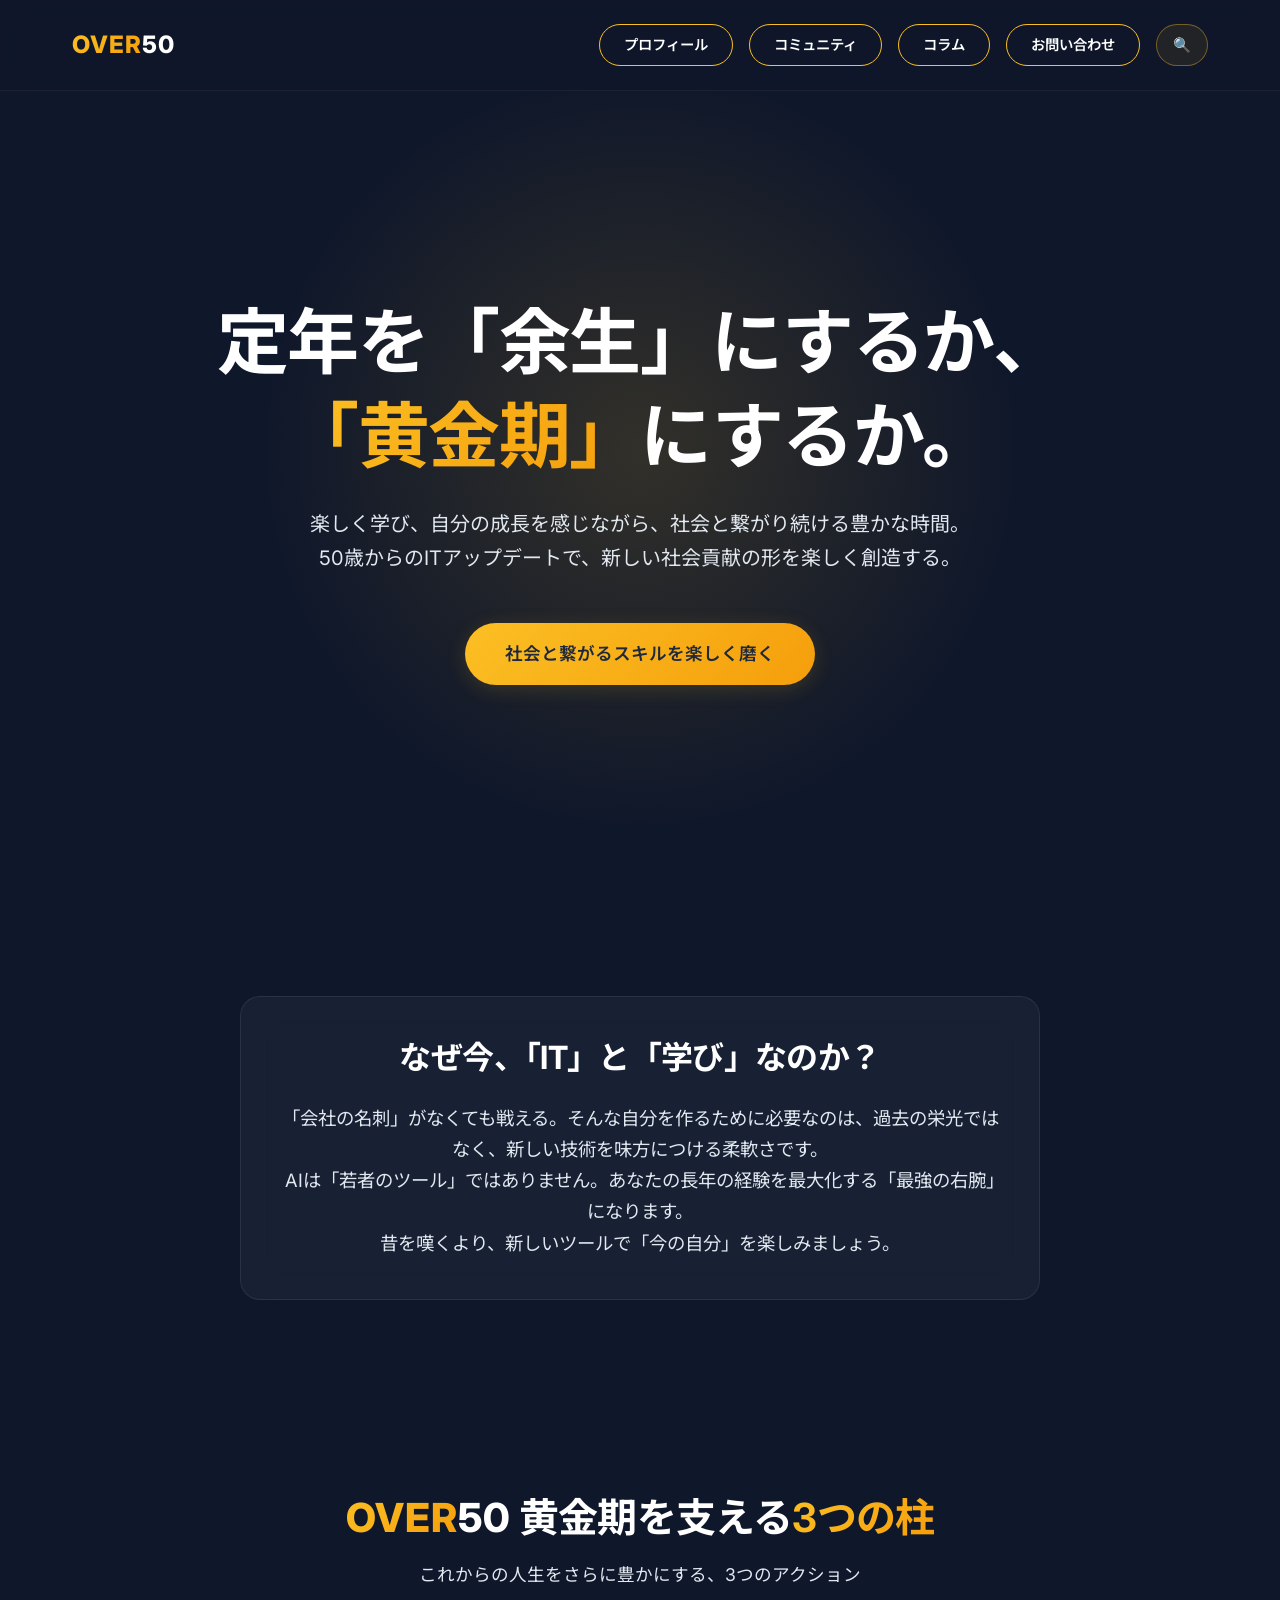
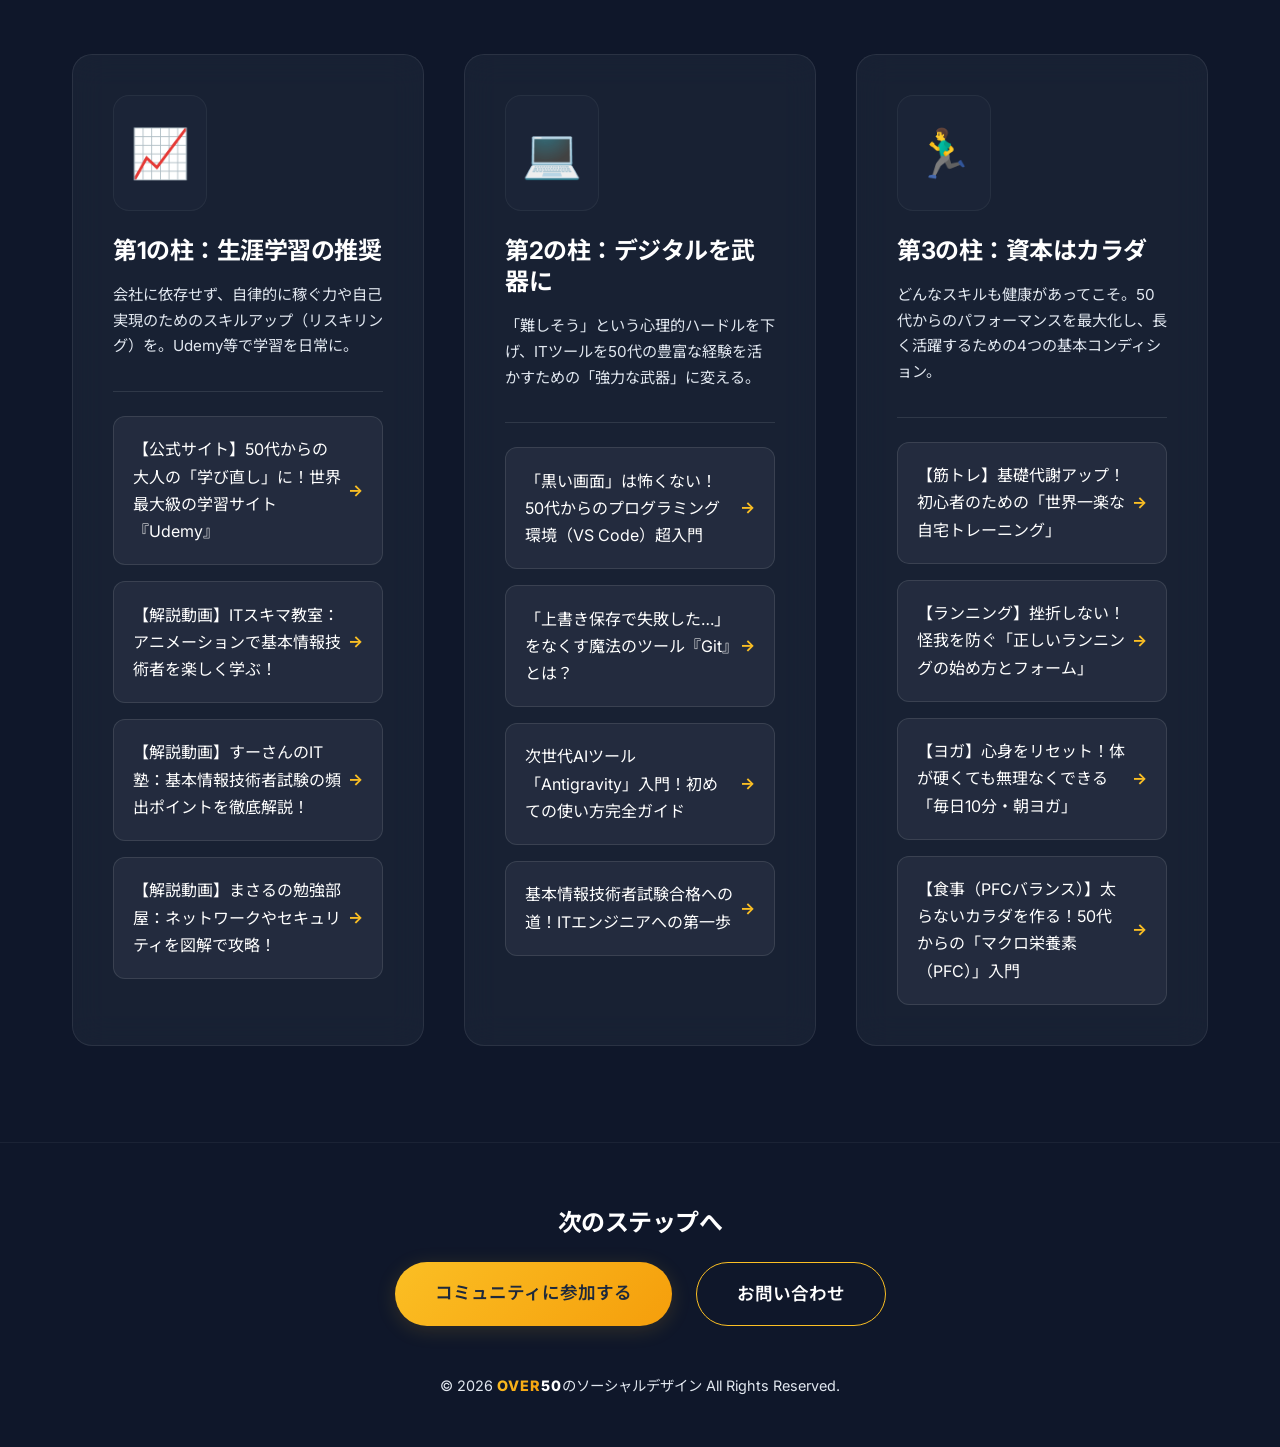
<file: index.html>
<!DOCTYPE html>
<html lang="ja">

<head>
    <meta charset="UTF-8">
    <meta name="viewport" content="width=device-width, initial-scale=1.0">
    <meta name="google-site-verification" content="TCrhq_rqaiGB0-OFXPXpRpWnrxQ0DFCePrE_pncqEvY">
    <title>OVER50のソーシャルデザイン｜50代からのITリテラシー向上・生涯学習・健康</title>
    <meta name="description" content="定年を「黄金期」にするか。50代からのITスキル向上と生涯学習を支援。AIを味方に、あなたの経験を社会貢献や地域課題の解決に「楽しく」活かす場を提供。リスキリングで、自分らしい未来をデザインしましょう。">
    <meta name="keywords" content="50代,IT,リスキリング,生涯学習,健康,コミュニティ,デジタル,副業,定年後">
    <link rel="canonical" href="https://theblindstriker-ux.github.io/over50-website/index.html">

    <!-- OGP（SNSシェア用） -->
    <meta property="og:title" content="OVER50のソーシャルデザイン｜50代からのITリテラシー向上">
    <meta property="og:description" content="50代からの生涯学習とITスキル向上を支援。定年後も社会と繋がり、自身の学びを地域貢献に活かす場を提供します。">
    <meta property="og:type" content="website">
    <meta property="og:url" content="https://theblindstriker-ux.github.io/over50-website/index.html">
    <meta property="og:image" content="https://theblindstriker-ux.github.io/over50-website/ogp-image.png">
    <meta property="og:site_name" content="OVER50のソーシャルデザイン">
    <meta property="og:locale" content="ja_JP">

    <!-- Twitter Card -->
    <meta name="twitter:card" content="summary_large_image">
    <meta name="twitter:title" content="OVER50のソーシャルデザイン">
    <meta name="twitter:description" content="定年を黄金期に変える、50代からのIT・生涯学習コミュニティ。">
    <meta name="twitter:image" content="https://theblindstriker-ux.github.io/over50-website/ogp-image.png">

    <link rel="preconnect" href="https://fonts.googleapis.com">
    <link rel="preconnect" href="https://fonts.gstatic.com" crossorigin>
    <link
        href="https://fonts.googleapis.com/css2?family=Inter:wght@400;600;700&family=Noto+Sans+JP:wght@400;500;700&display=swap"
        rel="stylesheet">
    <link rel="stylesheet" href="styles.css?v=2">

    <!-- Google tag (gtag.js) -->
    <script async src="https://www.googletagmanager.com/gtag/js?id=G-8BJ4K4RHMF"></script>
    <script>
        window.dataLayer = window.dataLayer || [];
        function gtag() { dataLayer.push(arguments); }
        gtag('js', new Date());

        gtag('config', 'G-8BJ4K4RHMF');
    </script>

    <!-- 構造化データ（Schema.org） -->
    <script type="application/ld+json">
    [
      {
        "@context": "https://schema.org",
        "@type": "WebSite",
        "name": "OVER50のソーシャルデザイン",
        "url": "https://theblindstriker-ux.github.io/over50-website/",
        "description": "50代からのITリテラシー向上と生涯学習を支援するコミュニティサイト",
        "inLanguage": "ja",
        "about": "Educational Resource for 50+ Lifelong Learning",
        "potentialAction": {
          "@type": "SearchAction",
          "target": "https://theblindstriker-ux.github.io/over50-website/search.html?q={search_term_string}",
          "query-input": "required name=search_term_string"
        }
      },
      {
        "@context": "https://schema.org",
        "@type": "Person",
        "name": "サイト運営者（お名前をご記入ください）",
        "url": "https://theblindstriker-ux.github.io/over50-website/profile.html",
        "jobTitle": "Social Designer / IT Educator",
        "description": "50代のセカンドキャリアとITリテラシー向上を支援する活動を行っています。",
        "knowsAbout": [
          "ITリテラシー",
          "生涯学習",
          "キャリアデザイン"
        ],
        "sameAs": [
          "https://www.linkedin.com/in/your-profile",
          "https://twitter.com/your-account",
          "https://github.com/theblindstriker-ux",
          "https://www.facebook.com/your-profile"
        ]
      }
    ]
    </script>
</head>

<body>
    <nav class="navbar" aria-label="メインナビゲーション">
        <div class="container nav-container">
            <a href="index.html" class="logo"><span class="gradient-text">OVER</span>50</a>
            <div class="nav-links" style="display: flex; gap: 1rem; align-items: center;">
                <a href="profile.html" class="btn"
                    style="padding: 0.5rem 1.5rem; font-size: 0.9rem; border: 1px solid var(--accent-color); color: var(--text-primary); text-decoration: none;">プロフィール</a>
                <a href="community.html" class="btn"
                    style="padding: 0.5rem 1.5rem; font-size: 0.9rem; border: 1px solid var(--accent-color); color: var(--text-primary); text-decoration: none;">コミュニティ</a>
                <a href="column.html" class="btn" style="padding: 0.5rem 1.5rem; font-size: 0.9rem; border: 1px solid var(--accent-color); color: var(--text-primary); text-decoration: none;">コラム</a>
                <a href="contact.html" class="btn"
                    style="padding: 0.5rem 1.5rem; font-size: 0.9rem; border: 1px solid var(--accent-color); color: var(--text-primary); text-decoration: none;">お問い合わせ</a>
                <a href="search.html" class="btn nav-search-btn"
                    style="padding: 0.5rem 1rem; font-size: 0.9rem; border: 1px solid rgba(251,191,36,0.4); color: var(--text-primary); text-decoration: none; background: rgba(251,191,36,0.08);"
                    aria-label="サイト内検索">🔍</a>
            </div>
        </div>
    </nav>

    <main>
        <section class="hero">
            <div class="container">
                <h1 class="fade-in-up">定年を「余生」にするか、<br><span class="gradient-text">「黄金期」</span>にするか。</h1>
                <p class="fade-in-up delay-1">楽しく学び、自分の成長を感じながら、社会と繋がり続ける豊かな時間。<br>50歳からのITアップデートで、新しい社会貢献の形を楽しく創造する。
                </p>
                <div class="fade-in-up delay-2">
                    <a href="#mission" class="btn btn-primary">社会と繋がるスキルを楽しく磨く</a>
                </div>
            </div>
        </section>

        <section id="mission" class="section">
            <div class="container">
                <div class="glass-card mission-card">
                    <h2>なぜ今、「IT」と「学び」なのか？</h2>
                    <p>
                        「会社の名刺」がなくても戦える。そんな自分を作るために必要なのは、過去の栄光ではなく、新しい技術を味方につける柔軟さです。<br>
                        AIは「若者のツール」ではありません。あなたの長年の経験を最大化する「最強の右腕」になります。<br>
                        昔を嘆くより、新しいツールで「今の自分」を楽しみましょう。
                    </p>
                </div>
            </div>
        </section>

        <section class="section">
            <div class="container">
                <div class="section-header">
                    <h2><span class="brand-text"><span class="gradient-text">OVER</span>50</span> 黄金期を支える<span
                            class="gradient-text">3つの柱</span></h2>
                    <p>これからの人生をさらに豊かにする、3つのアクション</p>
                </div>

                <div class="pillars-grid">
                    <!-- Pillar 1 (旧Pillar 2) -->
                    <div class="glass-card pillar-card">
                        <span class="pillar-icon">📈</span>
                        <h3 class="pillar-title">第1の柱：生涯学習の推奨</h3>
                        <p class="pillar-desc">会社に依存せず、自律的に稼ぐ力や自己実現のためのスキルアップ（リスキリング）を。Udemy等で学習を日常に。</p>
                        <ul class="article-list">
                            <li><a href="https://www.udemy.com/ja/" target="_blank"
                                    rel="noopener noreferrer">【公式サイト】50代からの大人の「学び直し」に！世界最大級の学習サイト『Udemy』</a></li>
                            <li><a href="https://www.youtube.com/@itsukima" target="_blank"
                                    rel="noopener noreferrer">【解説動画】ITスキマ教室：アニメーションで基本情報技術者を楽しく学ぶ！</a></li>
                            <li><a href="https://www.youtube.com/@kihonzyouhou" target="_blank"
                                    rel="noopener noreferrer">【解説動画】すーさんのIT塾：基本情報技術者試験の頻出ポイントを徹底解説！</a></li>
                            <li><a href="https://www.youtube.com/@masaru-study" target="_blank"
                                    rel="noopener noreferrer">【解説動画】まさるの勉強部屋：ネットワークやセキュリティを図解で攻略！</a></li>
                        </ul>
                    </div>

                    <!-- Pillar 2 (旧Pillar 1) -->
                    <div class="glass-card pillar-card">
                        <span class="pillar-icon">💻</span>
                        <h3 class="pillar-title">第2の柱：デジタルを武器に</h3>
                        <p class="pillar-desc">「難しそう」という心理的ハードルを下げ、ITツールを50代の豊富な経験を活かすための「強力な武器」に変える。</p>
                        <ul class="article-list">
                            <li><a href="https://www.youtube.com/watch?v=fx9DF1VcfXg&t=2019s" target="_blank"
                                    rel="noopener noreferrer">「黒い画面」は怖くない！50代からのプログラミング環境（VS
                                    Code）超入門</a></li>
                            <li><a href="https://www.youtube.com/watch?v=Uml3jEPWIKo&t=1011s" target="_blank"
                                    rel="noopener noreferrer">「上書き保存で失敗した…」をなくす魔法のツール『Git』とは？</a></li>
                            <li><a href="https://www.youtube.com/watch?v=eZ6AbEf6Z9U&list=PL79wPGOtuwe0ERvxtBM486ogonsYc0JNG"
                                    target="_blank" rel="noopener noreferrer">次世代AIツール「Antigravity」入門！初めての使い方完全ガイド</a>
                            </li>
                            <li><a href="https://www.ipa.go.jp/shiken/kubun/fe.html" target="_blank"
                                    rel="noopener noreferrer">基本情報技術者試験合格への道！ITエンジニアへの第一歩</a></li>
                        </ul>
                    </div>

                    <!-- Pillar 3 -->
                    <div class="glass-card pillar-card">
                        <span class="pillar-icon">🏃‍♂️</span>
                        <h3 class="pillar-title">第3の柱：資本はカラダ</h3>
                        <p class="pillar-desc">どんなスキルも健康があってこそ。50代からのパフォーマンスを最大化し、長く活躍するための4つの基本コンディション。</p>
                        <ul class="article-list">
                            <li><a href="https://www.youtube.com/watch?v=hMSUxAJHwyc" target="_blank"
                                    rel="noopener noreferrer">【筋トレ】基礎代謝アップ！初心者のための「世界一楽な自宅トレーニング」</a></li>
                            <li><a href="https://www.youtube.com/watch?v=ISTjpFLo3Hw" target="_blank"
                                    rel="noopener noreferrer">【ランニング】挫折しない！怪我を防ぐ「正しいランニングの始め方とフォーム」</a></li>
                            <li><a href="https://www.youtube.com/watch?v=yPX0p3qtGg4" target="_blank"
                                    rel="noopener noreferrer">【ヨガ】心身をリセット！体が硬くても無理なくできる「毎日10分・朝ヨガ」</a></li>
                            <li><a href="https://www.youtube.com/watch?v=dptKX7iqjxM" target="_blank"
                                    rel="noopener noreferrer">【食事（PFCバランス）】太らないカラダを作る！50代からの「マクロ栄養素（PFC）」入門</a></li>
                        </ul>
                    </div>
                </div>
            </div>
        </section>
    </main>

    <footer class="footer">
        <div class="container">
            <div class="footer-cta fade-in-up">
                <h3>次のステップへ</h3>
                <div class="footer-links">
                    <a href="community.html" class="btn btn-primary">コミュニティに参加する</a>
                    <a href="contact.html" class="btn"
                        style="border: 1px solid var(--accent-color); color: var(--text-primary); text-decoration: none;">お問い合わせ</a>
                </div>
            </div>
            <p>&copy; 2026 <span class="brand-text"><span class="gradient-text">OVER</span>50</span>のソーシャルデザイン All
                Rights Reserved.</p>
        </div>
    </footer>

    <script src="script.js"></script>
</body>

</html>
</file>
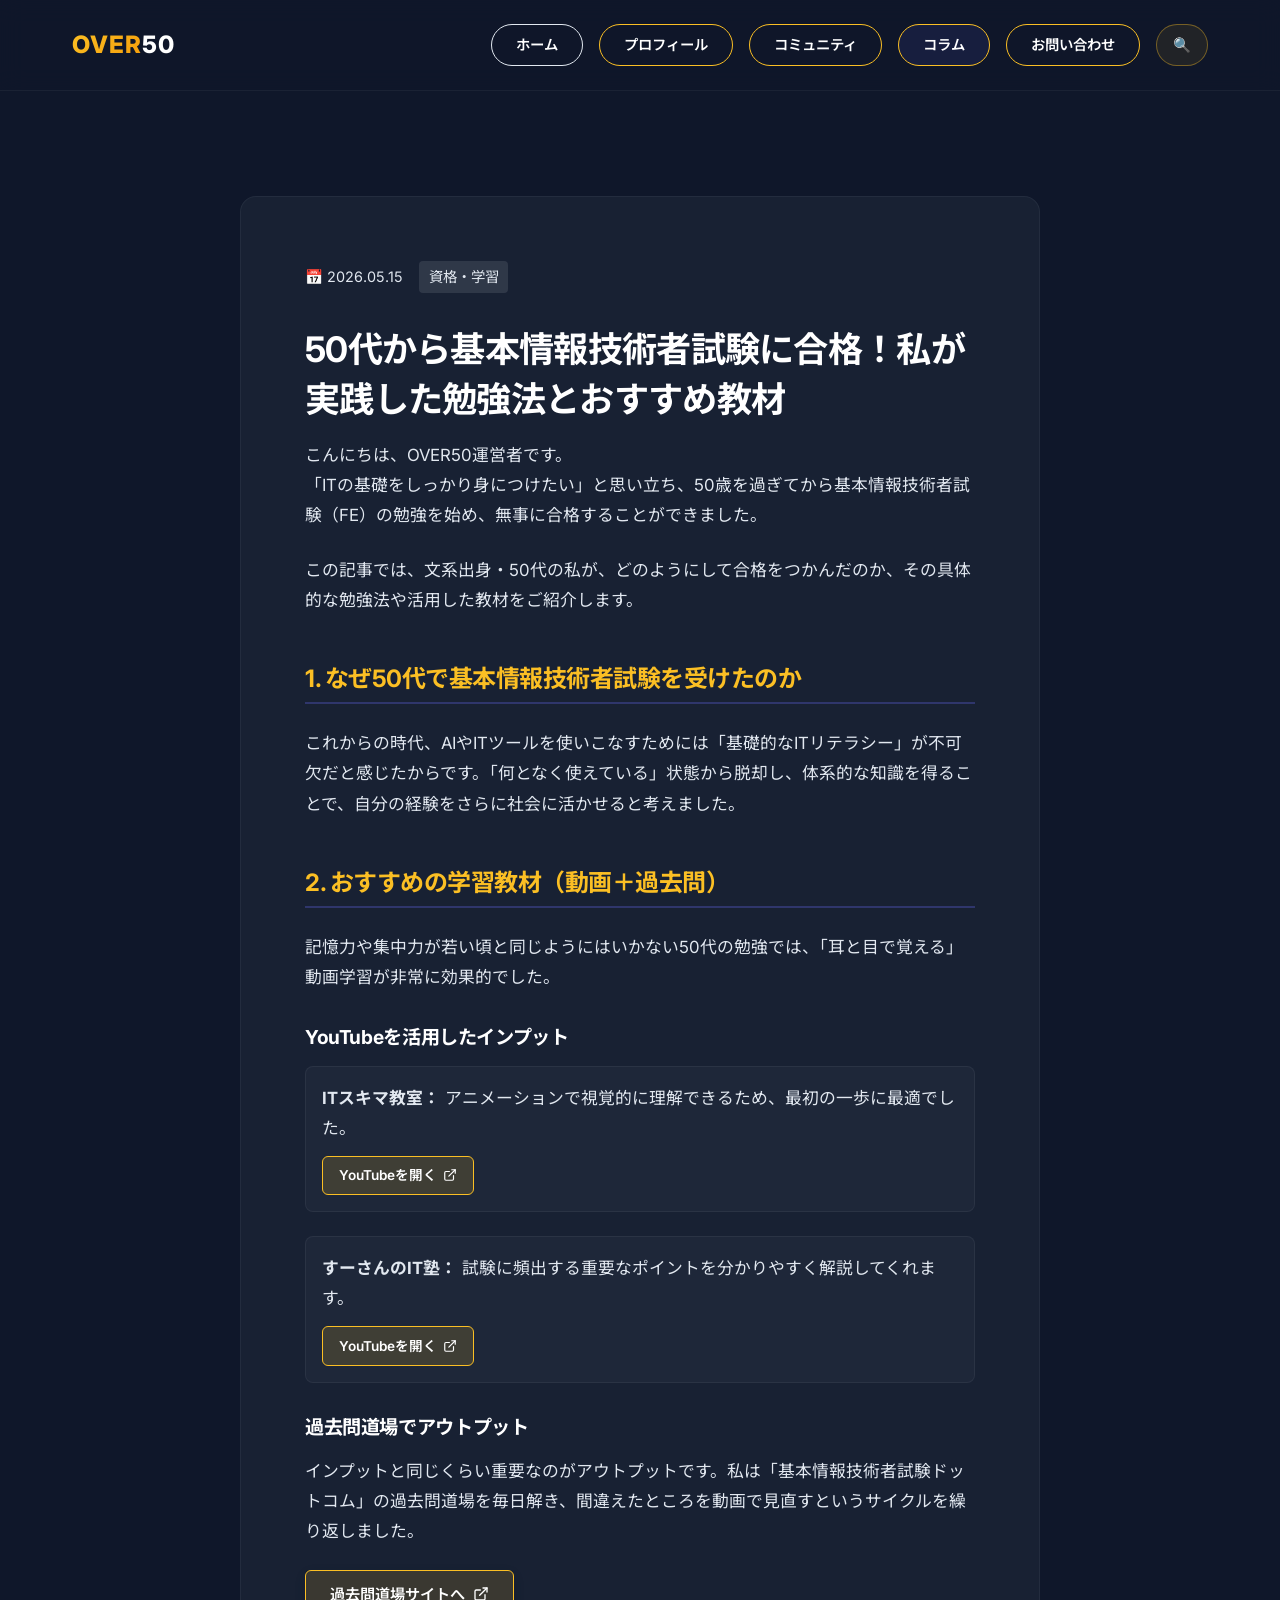
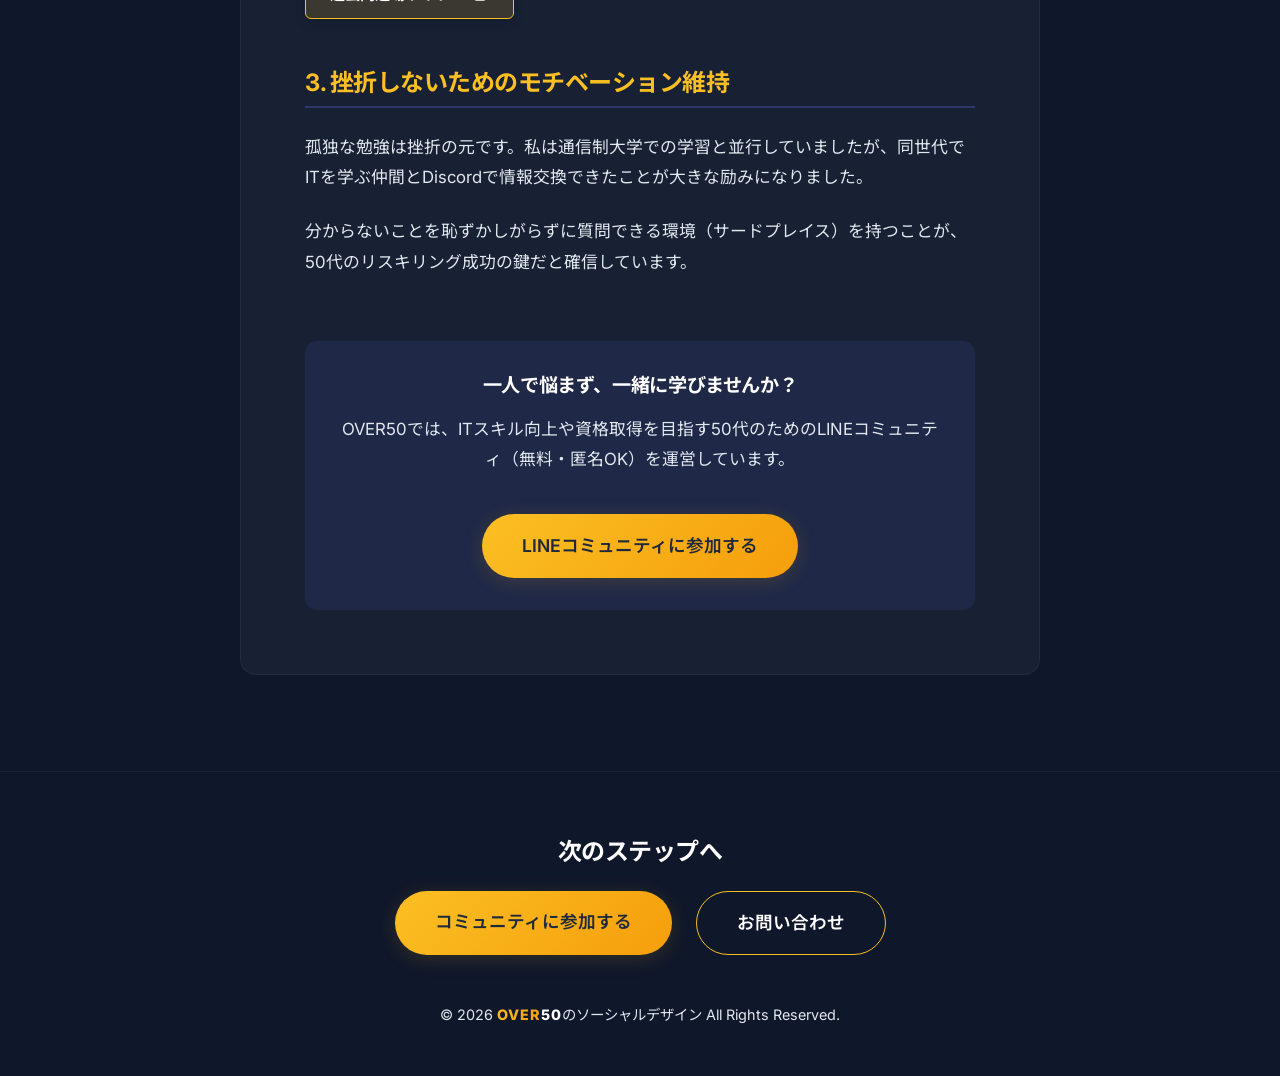
<file: article-template.html>
<!DOCTYPE html>
<html lang="ja">
<head>
    <meta charset="UTF-8">
    <meta name="viewport" content="width=device-width, initial-scale=1.0">
    <!-- ↓【記事ごとに書き換える部分】タイトル -->
    <title>50代から基本情報技術者試験に合格！私が実践した勉強法とおすすめ教材 - OVER50</title>
    <!-- ↓【記事ごとに書き換える部分】説明文 -->
    <meta name="description" content="50代から基本情報技術者試験に合格した勉強法、モチベーション維持のコツ、使用した教材を紹介します。">
    <link rel="canonical" href="https://theblindstriker-ux.github.io/over50-website/article-template.html">

    <!-- OGP -->
    <meta property="og:title" content="50代から基本情報技術者試験に合格！私が実践した勉強法">
    <meta property="og:description" content="50代からのITリスキリング体験談。基本情報技術者の勉強法を徹底解説。">
    <meta property="og:type" content="article">
    <meta property="og:url" content="https://theblindstriker-ux.github.io/over50-website/article-template.html">
    <meta property="og:site_name" content="OVER50のソーシャルデザイン">
    <meta property="og:locale" content="ja_JP">

    <link rel="preconnect" href="https://fonts.googleapis.com">
    <link rel="preconnect" href="https://fonts.gstatic.com" crossorigin>
    <link href="https://fonts.googleapis.com/css2?family=Inter:wght@400;600;700&family=Noto+Sans+JP:wght@400;500;700;800&display=swap" rel="stylesheet">
    <link rel="stylesheet" href="styles.css?v=3">

    <!-- 記事用カスタムスタイル -->
    <style>
        .article-content {
            background: rgba(30, 41, 59, 0.6);
            border: 1px solid rgba(255, 255, 255, 0.05);
            border-radius: 16px;
            padding: 2rem;
            line-height: 1.8;
            font-size: 1.05rem;
            color: #e2e8f0;
            max-width: 800px;
            margin: 0 auto;
        }
        @media (min-width: 768px) {
            .article-content {
                padding: 4rem;
            }
        }
        .article-content h1 {
            font-size: 1.8rem;
            line-height: 1.4;
            margin-bottom: 1rem;
            color: #ffffff;
        }
        @media (min-width: 768px) {
            .article-content h1 {
                font-size: 2.2rem;
            }
        }
        .article-meta {
            color: var(--text-secondary);
            font-size: 0.9rem;
            margin-bottom: 2rem;
            display: flex;
            gap: 1rem;
            align-items: center;
        }
        .article-meta span {
            background: rgba(255,255,255,0.1);
            padding: 0.2rem 0.6rem;
            border-radius: 4px;
        }
        .article-content h2 {
            font-size: 1.5rem;
            color: var(--accent-color);
            margin-top: 3rem;
            margin-bottom: 1.5rem;
            padding-bottom: 0.5rem;
            border-bottom: 2px solid rgba(99, 102, 241, 0.3);
        }
        .article-content h3 {
            font-size: 1.2rem;
            color: #ffffff;
            margin-top: 2rem;
            margin-bottom: 1rem;
        }
        .article-content p {
            margin-bottom: 1.5rem;
        }
        .article-content img {
            max-width: 100%;
            border-radius: 8px;
            margin: 2rem 0;
            border: 1px solid rgba(255,255,255,0.1);
        }
        .article-content ul, .article-content ol {
            margin-bottom: 1.5rem;
            padding-left: 1.5rem;
        }
        .article-content li {
            margin-bottom: 0.5rem;
        }
    </style>

    <!-- Google tag (gtag.js) -->
    <script async src="https://www.googletagmanager.com/gtag/js?id=G-8BJ4K4RHMF"></script>
    <script>
        window.dataLayer = window.dataLayer || [];
        function gtag() { dataLayer.push(arguments); }
        gtag('js', new Date());
        gtag('config', 'G-8BJ4K4RHMF');
    </script>

    <!-- 記事用 構造化データ（Schema.org） -->
    <script type="application/ld+json">
    {
      "@context": "https://schema.org",
      "@type": "BlogPosting",
      "mainEntityOfPage": {
        "@type": "WebPage",
        "@id": "https://theblindstriker-ux.github.io/over50-website/article-template.html"
      },
      "headline": "50代から基本情報技術者試験に合格！私が実践した勉強法とおすすめ教材",
      "datePublished": "2026-05-15",
      "author": {
        "@type": "Person",
        "name": "OVER50 運営者"
      }
    }
    </script>
</head>
<body>
    <nav class="navbar" aria-label="メインナビゲーション">
        <div class="container nav-container">
            <a href="index.html" class="logo"><span class="gradient-text">OVER</span>50</a>
            <div class="nav-links" style="display: flex; gap: 1rem; align-items: center;">
                <a href="index.html" class="btn" style="padding: 0.5rem 1.5rem; font-size: 0.9rem; border: 1px solid var(--text-secondary); color: var(--text-primary); text-decoration: none;">ホーム</a>
                <a href="profile.html" class="btn" style="padding: 0.5rem 1.5rem; font-size: 0.9rem; border: 1px solid var(--accent-color); color: var(--text-primary); text-decoration: none;">プロフィール</a>
                <a href="community.html" class="btn" style="padding: 0.5rem 1.5rem; font-size: 0.9rem; border: 1px solid var(--accent-color); color: var(--text-primary); text-decoration: none;">コミュニティ</a>
                <a href="column.html" class="btn" style="padding: 0.5rem 1.5rem; font-size: 0.9rem; border: 1px solid var(--accent-color); color: var(--text-primary); text-decoration: none; background: rgba(99, 102, 241, 0.1);">コラム</a>
                <a href="contact.html" class="btn" style="padding: 0.5rem 1.5rem; font-size: 0.9rem; border: 1px solid var(--accent-color); color: var(--text-primary); text-decoration: none;">お問い合わせ</a>
                <a href="search.html" class="btn nav-search-btn" style="padding: 0.5rem 1rem; font-size: 0.9rem; border: 1px solid rgba(251,191,36,0.4); color: var(--text-primary); text-decoration: none; background: rgba(251,191,36,0.08);" aria-label="サイト内検索">🔍</a>
            </div>
        </div>
    </nav>

    <main style="padding-top: 100px;">
        <article class="section">
            <div class="container">
                <div class="article-content fade-in-up">
                    
                    <!-- 記事ヘッダー -->
                    <div class="article-meta">
                        <time datetime="2026-05-15">📅 2026.05.15</time>
                        <span>資格・学習</span>
                    </div>
                    <h1>50代から基本情報技術者試験に合格！私が実践した勉強法とおすすめ教材</h1>
                    
                    <!-- アイキャッチ画像（あれば） -->
                    <!-- <img src="article_image1.jpg" alt="基本情報技術者の勉強ノート"> -->

                    <!-- 記事本文 -->
                    <p>こんにちは、OVER50運営者です。<br>
                    「ITの基礎をしっかり身につけたい」と思い立ち、50歳を過ぎてから基本情報技術者試験（FE）の勉強を始め、無事に合格することができました。</p>

                    <p>この記事では、文系出身・50代の私が、どのようにして合格をつかんだのか、その具体的な勉強法や活用した教材をご紹介します。</p>

                    <h2>1. なぜ50代で基本情報技術者試験を受けたのか</h2>
                    <p>これからの時代、AIやITツールを使いこなすためには「基礎的なITリテラシー」が不可欠だと感じたからです。「何となく使えている」状態から脱却し、体系的な知識を得ることで、自分の経験をさらに社会に活かせると考えました。</p>

                    <h2>2. おすすめの学習教材（動画＋過去問）</h2>
                    <p>記憶力や集中力が若い頃と同じようにはいかない50代の勉強では、「耳と目で覚える」動画学習が非常に効果的でした。</p>
                    
                    <h3>YouTubeを活用したインプット</h3>
                    <ul style="list-style: none; padding-left: 0;">
                        <li style="margin-bottom: 1.5rem; background: rgba(255,255,255,0.03); padding: 1rem; border-radius: 8px; border: 1px solid rgba(255,255,255,0.05);">
                            <strong>ITスキマ教室：</strong> アニメーションで視覚的に理解できるため、最初の一歩に最適でした。<br>
                            <a href="https://www.youtube.com/@itsukima" target="_blank" rel="noopener noreferrer" class="btn" style="padding: 0.4rem 1rem; font-size: 0.85rem; border: 1px solid var(--accent-color); color: var(--text-primary); text-decoration: none; display: inline-flex; align-items: center; gap: 0.4rem; margin-top: 0.8rem; background: rgba(251, 191, 36, 0.15); border-radius: 6px;">YouTubeを開く <svg width="14" height="14" viewBox="0 0 24 24" fill="none" stroke="currentColor" stroke-width="2" stroke-linecap="round" stroke-linejoin="round"><path d="M18 13v6a2 2 0 0 1-2 2H5a2 2 0 0 1-2-2V8a2 2 0 0 1 2-2h6"></path><polyline points="15 3 21 3 21 9"></polyline><line x1="10" y1="14" x2="21" y2="3"></line></svg></a>
                        </li>
                        <li style="margin-bottom: 1.5rem; background: rgba(255,255,255,0.03); padding: 1rem; border-radius: 8px; border: 1px solid rgba(255,255,255,0.05);">
                            <strong>すーさんのIT塾：</strong> 試験に頻出する重要なポイントを分かりやすく解説してくれます。<br>
                            <a href="https://www.youtube.com/@kihonzyouhou" target="_blank" rel="noopener noreferrer" class="btn" style="padding: 0.4rem 1rem; font-size: 0.85rem; border: 1px solid var(--accent-color); color: var(--text-primary); text-decoration: none; display: inline-flex; align-items: center; gap: 0.4rem; margin-top: 0.8rem; background: rgba(251, 191, 36, 0.15); border-radius: 6px;">YouTubeを開く <svg width="14" height="14" viewBox="0 0 24 24" fill="none" stroke="currentColor" stroke-width="2" stroke-linecap="round" stroke-linejoin="round"><path d="M18 13v6a2 2 0 0 1-2 2H5a2 2 0 0 1-2-2V8a2 2 0 0 1 2-2h6"></path><polyline points="15 3 21 3 21 9"></polyline><line x1="10" y1="14" x2="21" y2="3"></line></svg></a>
                        </li>
                    </ul>

                    <h3>過去問道場でアウトプット</h3>
                    <p>インプットと同じくらい重要なのがアウトプットです。私は「基本情報技術者試験ドットコム」の過去問道場を毎日解き、間違えたところを動画で見直すというサイクルを繰り返しました。</p>
                    <div style="margin-bottom: 2rem; margin-top: 1rem;">
                        <a href="https://www.fe-siken.com/fekakomon.php" target="_blank" rel="noopener noreferrer" class="btn" style="padding: 0.6rem 1.5rem; font-size: 0.95rem; border: 1px solid var(--accent-color); color: var(--text-primary); text-decoration: none; display: inline-flex; align-items: center; gap: 0.5rem; background: rgba(251, 191, 36, 0.15); border-radius: 6px; box-shadow: 0 4px 12px rgba(0,0,0,0.1);">過去問道場サイトへ <svg width="16" height="16" viewBox="0 0 24 24" fill="none" stroke="currentColor" stroke-width="2" stroke-linecap="round" stroke-linejoin="round"><path d="M18 13v6a2 2 0 0 1-2 2H5a2 2 0 0 1-2-2V8a2 2 0 0 1 2-2h6"></path><polyline points="15 3 21 3 21 9"></polyline><line x1="10" y1="14" x2="21" y2="3"></line></svg></a>
                    </div>

                    <h2>3. 挫折しないためのモチベーション維持</h2>
                    <p>孤独な勉強は挫折の元です。私は通信制大学での学習と並行していましたが、同世代でITを学ぶ仲間とDiscordで情報交換できたことが大きな励みになりました。</p>
                    <p>分からないことを恥ずかしがらずに質問できる環境（サードプレイス）を持つことが、50代のリスキリング成功の鍵だと確信しています。</p>

                    <!-- 記事フッター / CTA -->
                    <div style="margin-top: 4rem; padding: 2rem; background: rgba(99, 102, 241, 0.1); border-radius: 12px; text-align: center;">
                        <h3 style="margin-top: 0;">一人で悩まず、一緒に学びませんか？</h3>
                        <p>OVER50では、ITスキル向上や資格取得を目指す50代のためのLINEコミュニティ（無料・匿名OK）を運営しています。</p>
                        <a href="community.html" class="btn btn-primary" style="margin-top: 1rem;">LINEコミュニティに参加する</a>
                    </div>

                </div>
            </div>
        </article>
    </main>

    <footer class="footer">
        <div class="container">
            <div class="footer-cta fade-in-up">
                <h3>次のステップへ</h3>
                <div class="footer-links">
                    <a href="community.html" class="btn btn-primary">コミュニティに参加する</a>
                    <a href="contact.html" class="btn" style="border: 1px solid var(--accent-color); color: var(--text-primary); text-decoration: none;">お問い合わせ</a>
                </div>
            </div>
            <p>&copy; 2026 <span class="brand-text"><span class="gradient-text">OVER</span>50</span>のソーシャルデザイン All Rights Reserved.</p>
        </div>
    </footer>

    <script src="script.js"></script>
</body>
</html>
</file>
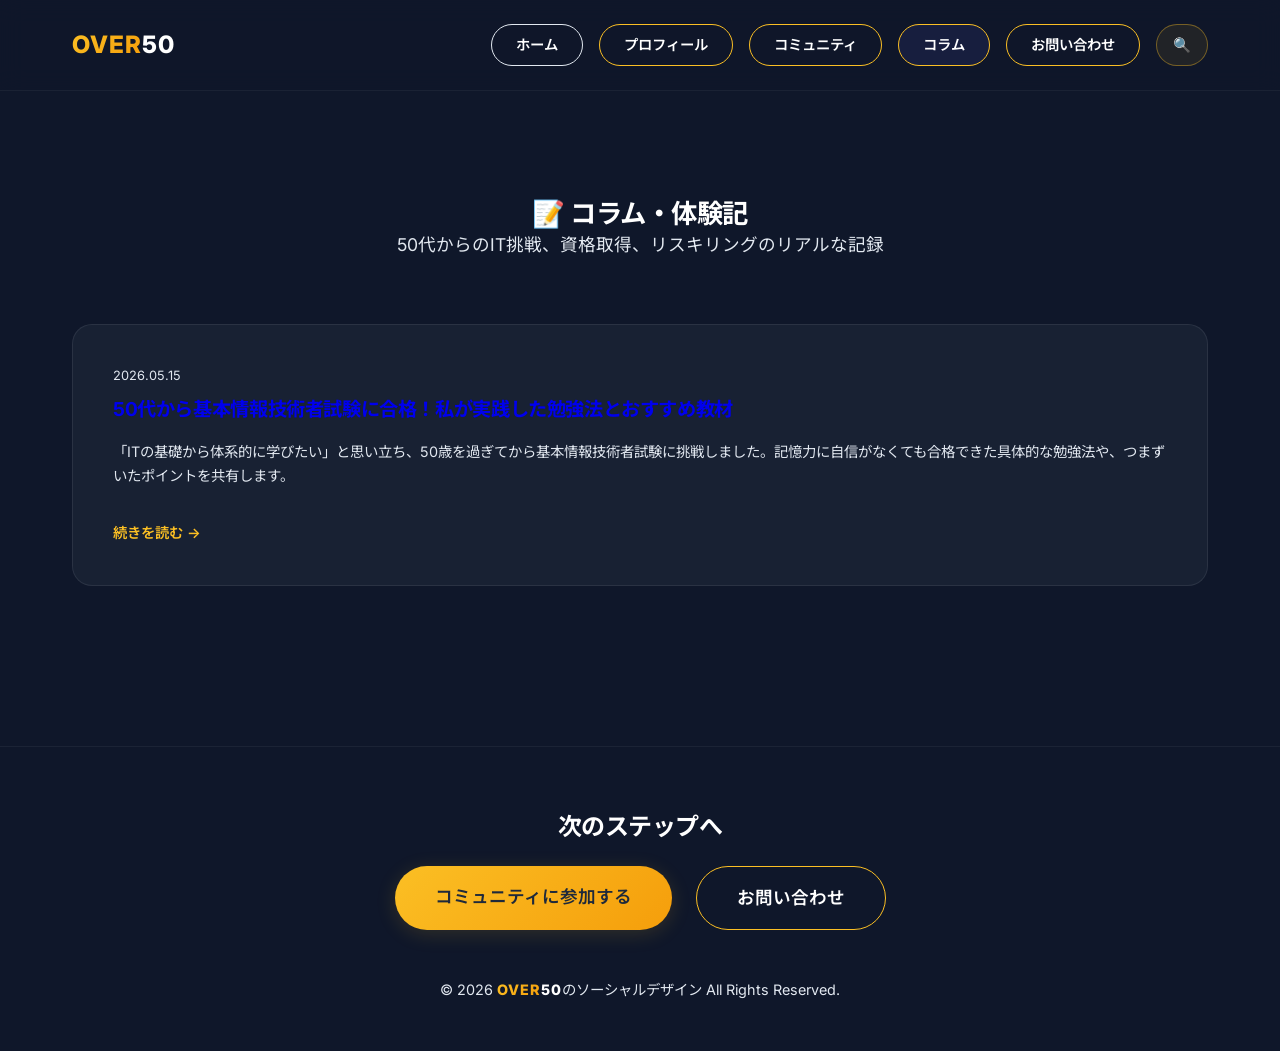
<file: column.html>
<!DOCTYPE html>
<html lang="ja">
<head>
    <meta charset="UTF-8">
    <meta name="viewport" content="width=device-width, initial-scale=1.0">
    <title>コラム・ブログ｜50代からのIT挑戦 - OVER50のソーシャルデザイン</title>
    <meta name="description" content="50代からITを学び始めた運営者の体験談、基本情報技術者の勉強法、通信制大学でのリスキリングについての実録コラムです。">
    <meta name="keywords" content="50代,IT,コラム,ブログ,基本情報技術者,東京通信大学,リスキリング">
    <link rel="canonical" href="https://theblindstriker-ux.github.io/over50-website/column.html">

    <!-- OGP -->
    <meta property="og:title" content="コラム・ブログ｜50代からのIT挑戦 - OVER50">
    <meta property="og:description" content="50代からITを学び始めた運営者の体験談、基本情報技術者の勉強法など。">
    <meta property="og:type" content="website">
    <meta property="og:url" content="https://theblindstriker-ux.github.io/over50-website/column.html">
    <meta property="og:site_name" content="OVER50のソーシャルデザイン">
    <meta property="og:locale" content="ja_JP">

    <link rel="preconnect" href="https://fonts.googleapis.com">
    <link rel="preconnect" href="https://fonts.gstatic.com" crossorigin>
    <link href="https://fonts.googleapis.com/css2?family=Inter:wght@400;600;700&family=Noto+Sans+JP:wght@400;500;700&display=swap" rel="stylesheet">
    <link rel="stylesheet" href="styles.css?v=3">

    <!-- Google tag (gtag.js) -->
    <script async src="https://www.googletagmanager.com/gtag/js?id=G-8BJ4K4RHMF"></script>
    <script>
        window.dataLayer = window.dataLayer || [];
        function gtag() { dataLayer.push(arguments); }
        gtag('js', new Date());
        gtag('config', 'G-8BJ4K4RHMF');
    </script>
</head>
<body>
    <nav class="navbar" aria-label="メインナビゲーション">
        <div class="container nav-container">
            <a href="index.html" class="logo"><span class="gradient-text">OVER</span>50</a>
            <div class="nav-links" style="display: flex; gap: 1rem; align-items: center;">
                <a href="index.html" class="btn" style="padding: 0.5rem 1.5rem; font-size: 0.9rem; border: 1px solid var(--text-secondary); color: var(--text-primary); text-decoration: none;">ホーム</a>
                <a href="profile.html" class="btn" style="padding: 0.5rem 1.5rem; font-size: 0.9rem; border: 1px solid var(--accent-color); color: var(--text-primary); text-decoration: none;">プロフィール</a>
                <a href="community.html" class="btn" style="padding: 0.5rem 1.5rem; font-size: 0.9rem; border: 1px solid var(--accent-color); color: var(--text-primary); text-decoration: none;">コミュニティ</a>
                <a href="column.html" class="btn" style="padding: 0.5rem 1.5rem; font-size: 0.9rem; border: 1px solid var(--accent-color); color: var(--text-primary); text-decoration: none; background: rgba(99, 102, 241, 0.1);">コラム</a>
                <a href="contact.html" class="btn" style="padding: 0.5rem 1.5rem; font-size: 0.9rem; border: 1px solid var(--accent-color); color: var(--text-primary); text-decoration: none;">お問い合わせ</a>
                <a href="search.html" class="btn nav-search-btn" style="padding: 0.5rem 1rem; font-size: 0.9rem; border: 1px solid rgba(251,191,36,0.4); color: var(--text-primary); text-decoration: none; background: rgba(251,191,36,0.08);" aria-label="サイト内検索">🔍</a>
            </div>
        </div>
    </nav>

    <main style="padding-top: 100px;">
        <section class="section">
            <div class="container">
                <div class="section-header">
                    <h1 class="fade-in-up">📝 コラム・体験記</h1>
                    <p class="fade-in-up delay-1">50代からのIT挑戦、資格取得、リスキリングのリアルな記録</p>
                </div>

                <div class="pillars-grid fade-in-up delay-2" style="margin-bottom: 4rem;">
                    
                    <!-- 記事カード 1 -->
                    <a href="article-template.html" class="glass-card pillar-card" style="text-decoration: none; display: block; transition: transform 0.3s ease, box-shadow 0.3s ease;">
                        <span style="font-size: 0.8rem; color: var(--text-secondary); display: block; margin-bottom: 0.5rem;">2026.05.15</span>
                        <h3 class="pillar-title" style="font-size: 1.2rem; line-height: 1.5; margin-bottom: 1rem;">50代から基本情報技術者試験に合格！私が実践した勉強法とおすすめ教材</h3>
                        <p class="pillar-desc" style="color: var(--text-secondary); font-size: 0.9rem;">
                            「ITの基礎から体系的に学びたい」と思い立ち、50歳を過ぎてから基本情報技術者試験に挑戦しました。記憶力に自信がなくても合格できた具体的な勉強法や、つまずいたポイントを共有します。
                        </p>
                        <div style="margin-top: 1.5rem; color: var(--accent-color); font-size: 0.9rem; font-weight: 600;">続きを読む →</div>
                    </a>

                    <!-- 今後記事が増えたらここに追加 -->

                </div>
            </div>
        </section>
    </main>

    <footer class="footer">
        <div class="container">
            <div class="footer-cta fade-in-up">
                <h3>次のステップへ</h3>
                <div class="footer-links">
                    <a href="community.html" class="btn btn-primary">コミュニティに参加する</a>
                    <a href="contact.html" class="btn" style="border: 1px solid var(--accent-color); color: var(--text-primary); text-decoration: none;">お問い合わせ</a>
                </div>
            </div>
            <p>&copy; 2026 <span class="brand-text"><span class="gradient-text">OVER</span>50</span>のソーシャルデザイン All Rights Reserved.</p>
        </div>
    </footer>

    <script src="script.js"></script>
</body>
</html>
</file>
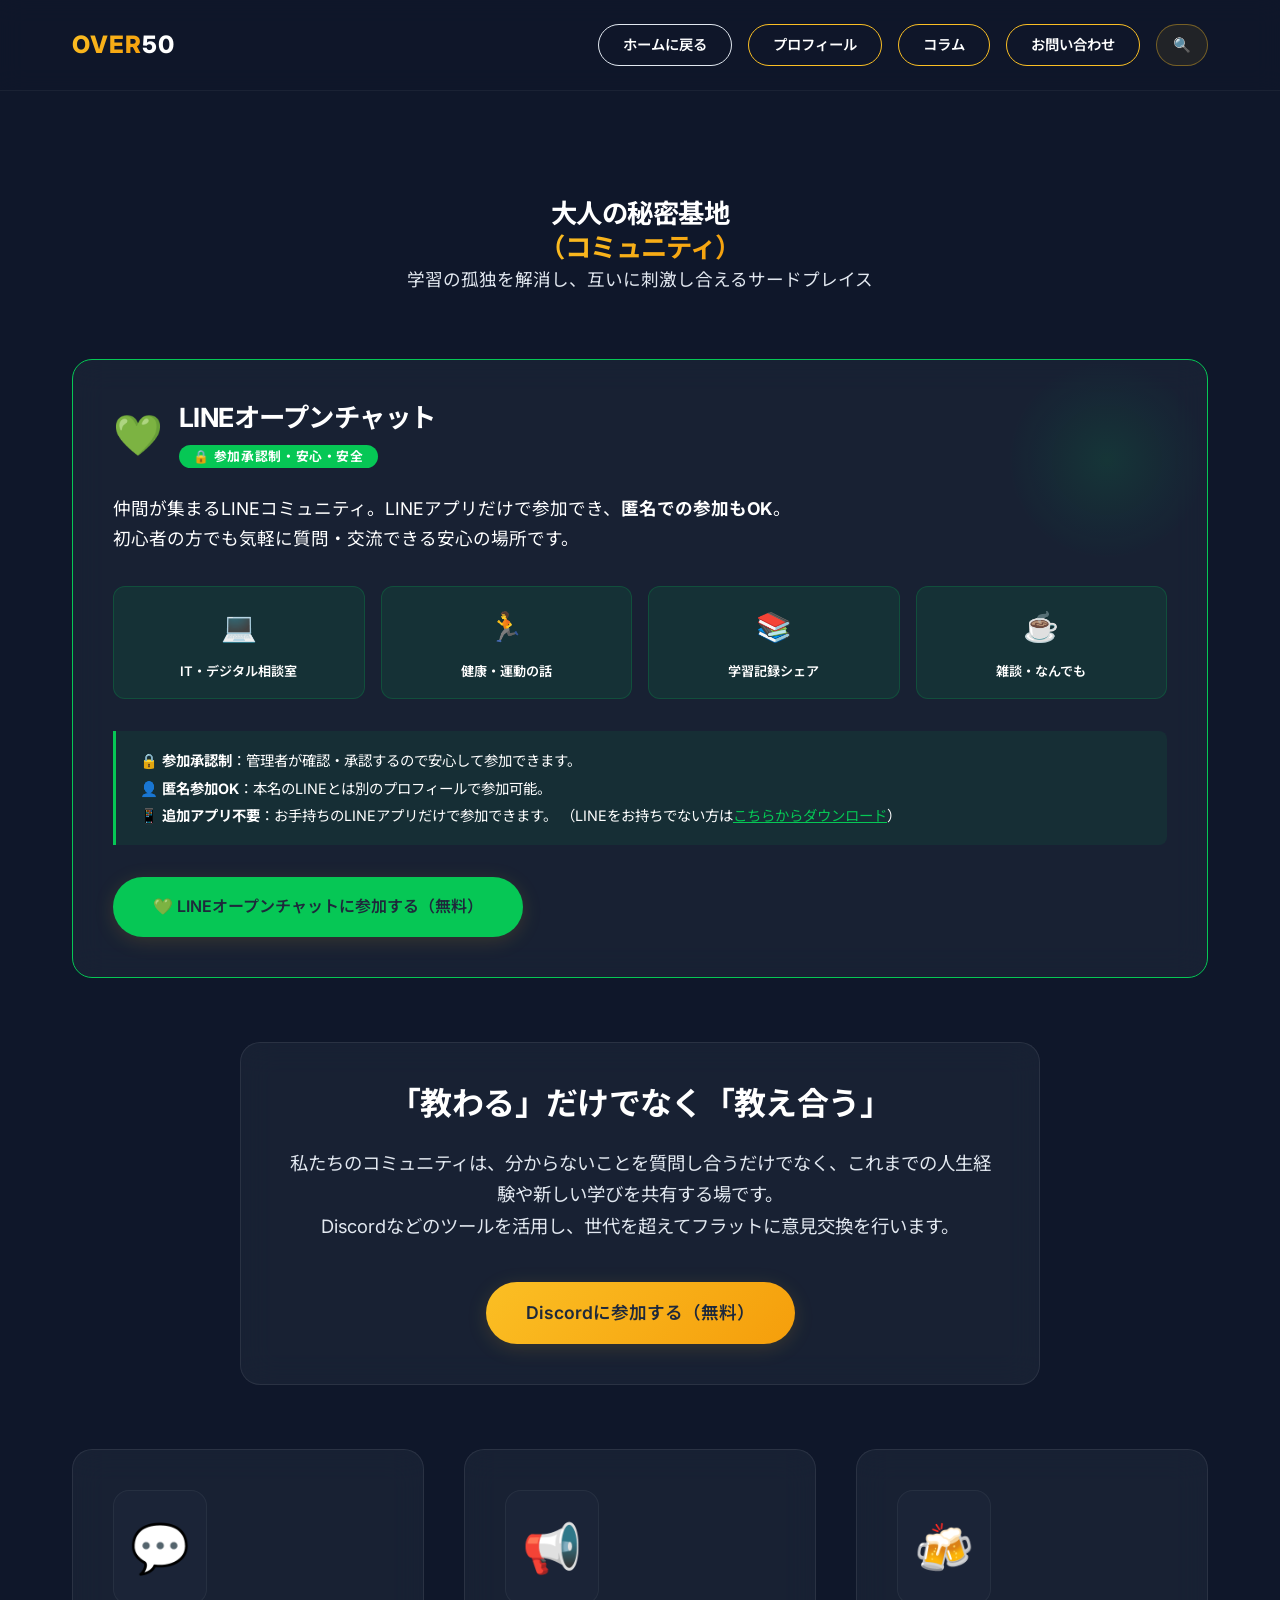
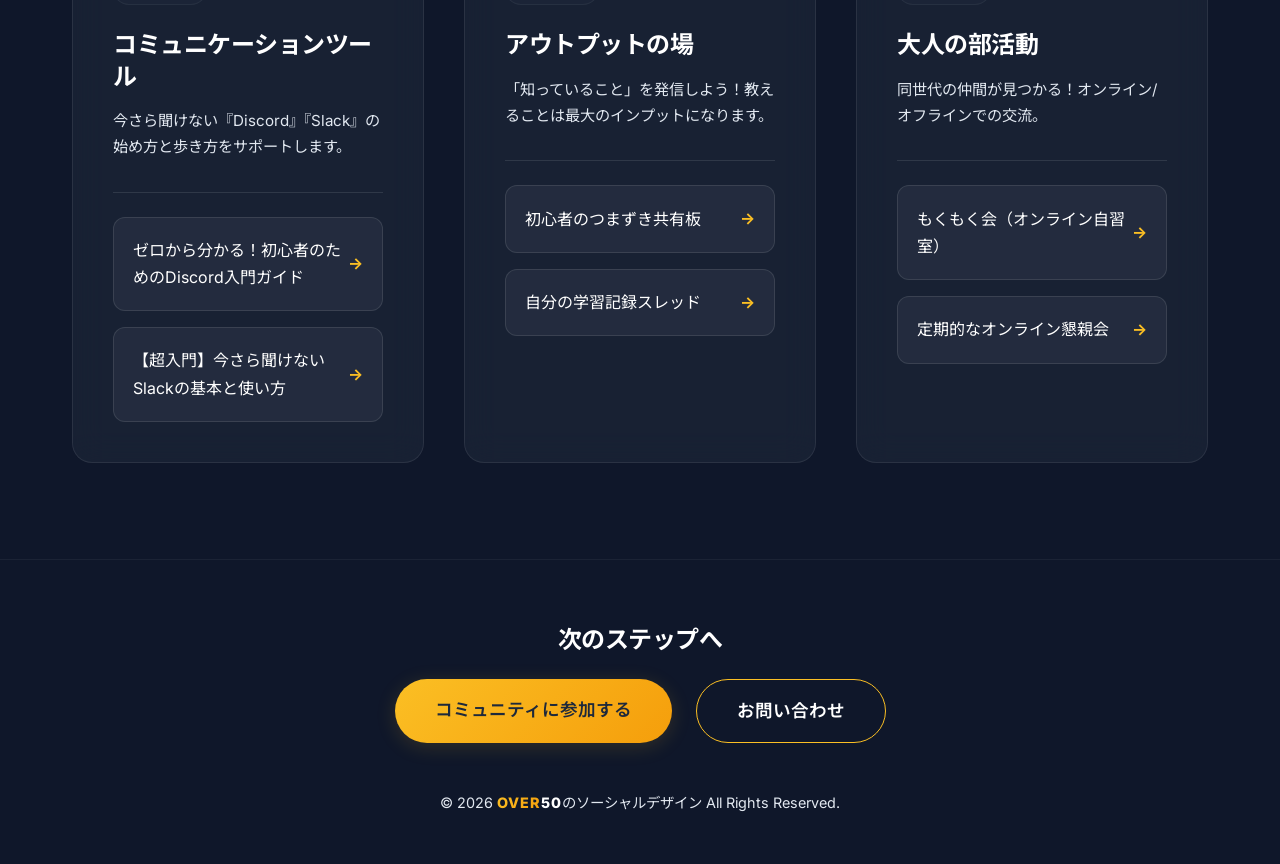
<file: community.html>
<!DOCTYPE html>
<html lang="ja">

<head>
    <meta charset="UTF-8">
    <meta name="viewport" content="width=device-width, initial-scale=1.0">
    <title>50代コミュニティ「大人の秘密基地」 | OVER50のソーシャルデザイン</title>
    <meta name="description" content="50代からのITリテラシー向上と生涯学習を支援するコミュニティ。Discord・LINEオープンチャットで同世代が集まる安心の場所。">
    <meta name="keywords" content="50代,コミュニティ,Discord,LINE,サードプレイス,交流,IT,学習,生涯学習">
    <link rel="canonical" href="https://theblindstriker-ux.github.io/over50-website/community.html">

    <!-- OGP（SNSシェア用） -->
    <meta property="og:title" content="大人の秘密基地｜50代コミュニティ - OVER50">
    <meta property="og:description" content="50代からのITリテラシー向上を支援するコミュニティ。Discord・LINEオープンチャットで同世代が集まる安心の場所。">
    <meta property="og:type" content="website">
    <meta property="og:url" content="https://theblindstriker-ux.github.io/over50-website/community.html">
    <meta property="og:site_name" content="OVER50のソーシャルデザイン">
    <meta property="og:locale" content="ja_JP">

    <!-- Twitter Card -->
    <meta name="twitter:card" content="summary">
    <meta name="twitter:title" content="大人の秘密基地｜50代コミュニティ">
    <meta name="twitter:description" content="50代からのITリテラシー向上を支援するコミュニティ。Discord・LINEオープンチャットで同世代が集まる安心の場所。">

    <link rel="preconnect" href="https://fonts.googleapis.com">
    <link rel="preconnect" href="https://fonts.gstatic.com" crossorigin>
    <link
        href="https://fonts.googleapis.com/css2?family=Inter:wght@400;600;700&family=Noto+Sans+JP:wght@400;500;700&display=swap"
        rel="stylesheet">
    <link rel="stylesheet" href="styles.css?v=2">

    <!-- Google tag (gtag.js) -->
    <script async src="https://www.googletagmanager.com/gtag/js?id=G-8BJ4K4RHMF"></script>
    <script>
        window.dataLayer = window.dataLayer || [];
        function gtag() { dataLayer.push(arguments); }
        gtag('js', new Date());

        gtag('config', 'G-8BJ4K4RHMF');
    </script>

    <!-- 構造化データ（Schema.org） -->
    <script type="application/ld+json">
    {
      "@context": "https://schema.org",
      "@type": "WebPage",
      "name": "大人の秘密基地｜50代コミュニティ",
      "url": "https://theblindstriker-ux.github.io/over50-website/community.html",
      "description": "50代からのITリテラシー向上を支援するコミュニティページ",
      "inLanguage": "ja",
      "isPartOf": {
        "@type": "WebSite",
        "name": "OVER50のソーシャルデザイン",
        "url": "https://theblindstriker-ux.github.io/over50-website/"
      }
    }
    </script>
</head>

<body>
    <nav class="navbar" aria-label="メインナビゲーション">
        <div class="container nav-container">
            <a href="index.html" class="logo"><span class="gradient-text">OVER</span>50</a>
            <div class="nav-links" style="display: flex; gap: 1rem; align-items: center;">
                <a href="index.html" class="btn"
                    style="padding: 0.5rem 1.5rem; font-size: 0.9rem; border: 1px solid var(--text-secondary); color: var(--text-primary); text-decoration: none;">ホームに戻る</a>
                <a href="profile.html" class="btn"
                    style="padding: 0.5rem 1.5rem; font-size: 0.9rem; border: 1px solid var(--accent-color); color: var(--text-primary); text-decoration: none;">プロフィール</a>
                <a href="column.html" class="btn"
                    style="padding: 0.5rem 1.5rem; font-size: 0.9rem; border: 1px solid var(--accent-color); color: var(--text-primary); text-decoration: none;">コラム</a>
                <a href="contact.html" class="btn"
                    style="padding: 0.5rem 1.5rem; font-size: 0.9rem; border: 1px solid var(--accent-color); color: var(--text-primary); text-decoration: none;">お問い合わせ</a>
                <a href="search.html" class="btn nav-search-btn"
                    style="padding: 0.5rem 1rem; font-size: 0.9rem; border: 1px solid rgba(251,191,36,0.4); color: var(--text-primary); text-decoration: none; background: rgba(251,191,36,0.08);" aria-label="サイト内検索">🔍</a>
            </div>
        </div>
    </nav>

    <main style="padding-top: 100px;">
        <section class="section">
            <div class="container">
                <div class="section-header">
                    <h1 class="fade-in-up">大人の秘密基地<br><span class="gradient-text">（コミュニティ）</span></h1>
                    <p class="fade-in-up delay-1">学習の孤独を解消し、互いに刺激し合えるサードプレイス</p>
                </div>

                <!-- LINE OpenChat Section -->
                <div class="glass-card fade-in-up delay-2" style="margin-bottom: 4rem; border: 1px solid #06c755; position: relative; overflow: hidden;">
                    <div style="position: absolute; top: 0; right: 0; width: 200px; height: 200px; background: radial-gradient(circle, rgba(6,199,85,0.12) 0%, transparent 70%); pointer-events: none;"></div>
                    <div style="display: flex; align-items: center; gap: 1rem; margin-bottom: 1.5rem; flex-wrap: wrap;">
                        <span style="font-size: 2.5rem;">💚</span>
                        <div>
                            <h2 style="margin: 0 0 0.4rem 0;">LINEオープンチャット</h2>
                            <span style="background: #06c755; color: white; padding: 0.25rem 0.9rem; border-radius: 20px; font-size: 0.8rem; font-weight: 700; letter-spacing: 0.05em;">🔒 参加承認制・安心・安全</span>
                        </div>
                    </div>

                    <p style="margin-bottom: 2rem;">
                        仲間が集まるLINEコミュニティ。LINEアプリだけで参加でき、<strong>匿名での参加もOK</strong>。<br>
                        初心者の方でも気軽に質問・交流できる安心の場所です。
                    </p>

                    <div style="display: grid; grid-template-columns: repeat(auto-fit, minmax(130px, 1fr)); gap: 1rem; margin-bottom: 2rem;">
                        <div style="text-align: center; padding: 1rem; background: rgba(6,199,85,0.1); border-radius: 12px; border: 1px solid rgba(6,199,85,0.2);">
                            <div style="font-size: 1.8rem;">💻</div>
                            <div style="font-size: 0.82rem; margin-top: 0.5rem; font-weight: 600;">IT・デジタル相談室</div>
                        </div>
                        <div style="text-align: center; padding: 1rem; background: rgba(6,199,85,0.1); border-radius: 12px; border: 1px solid rgba(6,199,85,0.2);">
                            <div style="font-size: 1.8rem;">🏃</div>
                            <div style="font-size: 0.82rem; margin-top: 0.5rem; font-weight: 600;">健康・運動の話</div>
                        </div>
                        <div style="text-align: center; padding: 1rem; background: rgba(6,199,85,0.1); border-radius: 12px; border: 1px solid rgba(6,199,85,0.2);">
                            <div style="font-size: 1.8rem;">📚</div>
                            <div style="font-size: 0.82rem; margin-top: 0.5rem; font-weight: 600;">学習記録シェア</div>
                        </div>
                        <div style="text-align: center; padding: 1rem; background: rgba(6,199,85,0.1); border-radius: 12px; border: 1px solid rgba(6,199,85,0.2);">
                            <div style="font-size: 1.8rem;">☕</div>
                            <div style="font-size: 0.82rem; margin-top: 0.5rem; font-weight: 600;">雑談・なんでも</div>
                        </div>
                    </div>

                    <div style="background: rgba(6,199,85,0.08); border-left: 3px solid #06c755; padding: 1rem 1.5rem; border-radius: 0 8px 8px 0; margin-bottom: 2rem;">
                        <p style="margin: 0; font-size: 0.9rem; line-height: 1.9;">
                            🔒 <strong>参加承認制</strong>：管理者が確認・承認するので安心して参加できます。<br>
                            👤 <strong>匿名参加OK</strong>：本名のLINEとは別のプロフィールで参加可能。<br>
                            📱 <strong>追加アプリ不要</strong>：お手持ちのLINEアプリだけで参加できます。
                            （LINEをお持ちでない方は<a href="https://line.me/ja/" target="_blank" rel="noopener noreferrer" style="color: #06c755; text-decoration: underline;">こちらからダウンロード</a>）
                        </p>
                    </div>

                    <a href="https://line.me/ti/g2/_RGkayVRfUb0fBNyy9ncYF7TRyZPaxct_egLDw?utm_source=invitation&utm_medium=link_copy&utm_campaign=default" target="_blank" rel="noopener noreferrer"
                        class="btn btn-primary"
                        style="background: #06c755; border-color: #06c755; display: inline-flex; align-items: center; gap: 0.5rem; font-size: 1rem;">
                        💚 LINEオープンチャットに参加する（無料）
                    </a>
                </div>

                <div class="glass-card mission-card fade-in-up delay-2" style="margin-bottom: 4rem;">
                    <h2>「教わる」だけでなく「教え合う」</h2>
                    <p>
                        私たちのコミュニティは、分からないことを質問し合うだけでなく、これまでの人生経験や新しい学びを共有する場です。<br>
                        Discordなどのツールを活用し、世代を超えてフラットに意見交換を行います。
                    </p>
                    <div style="margin-top: 2.5rem;">
                        <a href="https://discord.gg/weQcgQGVu" target="_blank" rel="noopener noreferrer"
                            class="btn btn-primary">Discordに参加する（無料）</a>
                    </div>
                </div>

                <div class="pillars-grid">
                    <div class="glass-card pillar-card">
                        <span class="pillar-icon">💬</span>
                        <h3 class="pillar-title">コミュニケーションツール</h3>
                        <p class="pillar-desc">今さら聞けない『Discord』『Slack』の始め方と歩き方をサポートします。</p>
                        <ul class="article-list">
                            <li><a href="https://www.youtube.com/watch?v=KlPowg7S2_k" target="_blank"
                                    rel="noopener noreferrer">ゼロから分かる！初心者のためのDiscord入門ガイド</a></li>
                            <li><a href="https://www.youtube.com/watch?v=t4DwQ-eJFvA" target="_blank"
                                    rel="noopener noreferrer">【超入門】今さら聞けないSlackの基本と使い方</a></li>
                        </ul>
                    </div>

                    <div class="glass-card pillar-card">
                        <span class="pillar-icon">📢</span>
                        <h3 class="pillar-title">アウトプットの場</h3>
                        <p class="pillar-desc">「知っていること」を発信しよう！教えることは最大のインプットになります。</p>
                        <ul class="article-list">
                            <li><a href="https://discord.com/channels/@me" target="_blank"
                                    rel="noopener noreferrer">初心者のつまずき共有板</a></li>
                            <li><a href="https://discord.com/channels/@me" target="_blank"
                                    rel="noopener noreferrer">自分の学習記録スレッド</a></li>
                        </ul>
                    </div>

                    <div class="glass-card pillar-card">
                        <span class="pillar-icon">🍻</span>
                        <h3 class="pillar-title">大人の部活動</h3>
                        <p class="pillar-desc">同世代の仲間が見つかる！オンライン/オフラインでの交流。</p>
                        <ul class="article-list">
                            <li><a href="https://connpass.com/" target="_blank"
                                    rel="noopener noreferrer">もくもく会（オンライン自習室）</a></li>
                            <li><a href="https://zoom.us/ja" target="_blank" rel="noopener noreferrer">定期的なオンライン懇親会</a>
                            </li>
                        </ul>
                    </div>
                </div>
            </div>
        </section>
    </main>

    <footer class="footer">
        <div class="container">
            <div class="footer-cta fade-in-up">
                <h3>次のステップへ</h3>
                <div class="footer-links">
                    <a href="community.html" class="btn btn-primary">コミュニティに参加する</a>
                    <a href="contact.html" class="btn"
                        style="border: 1px solid var(--accent-color); color: var(--text-primary); text-decoration: none;">お問い合わせ</a>
                </div>
            </div>
            <p>&copy; 2026 <span class="brand-text"><span class="gradient-text">OVER</span>50</span>のソーシャルデザイン All Rights
                Reserved.</p>
        </div>
    </footer>

    <script src="script.js"></script>
</body>

</html>
</file>
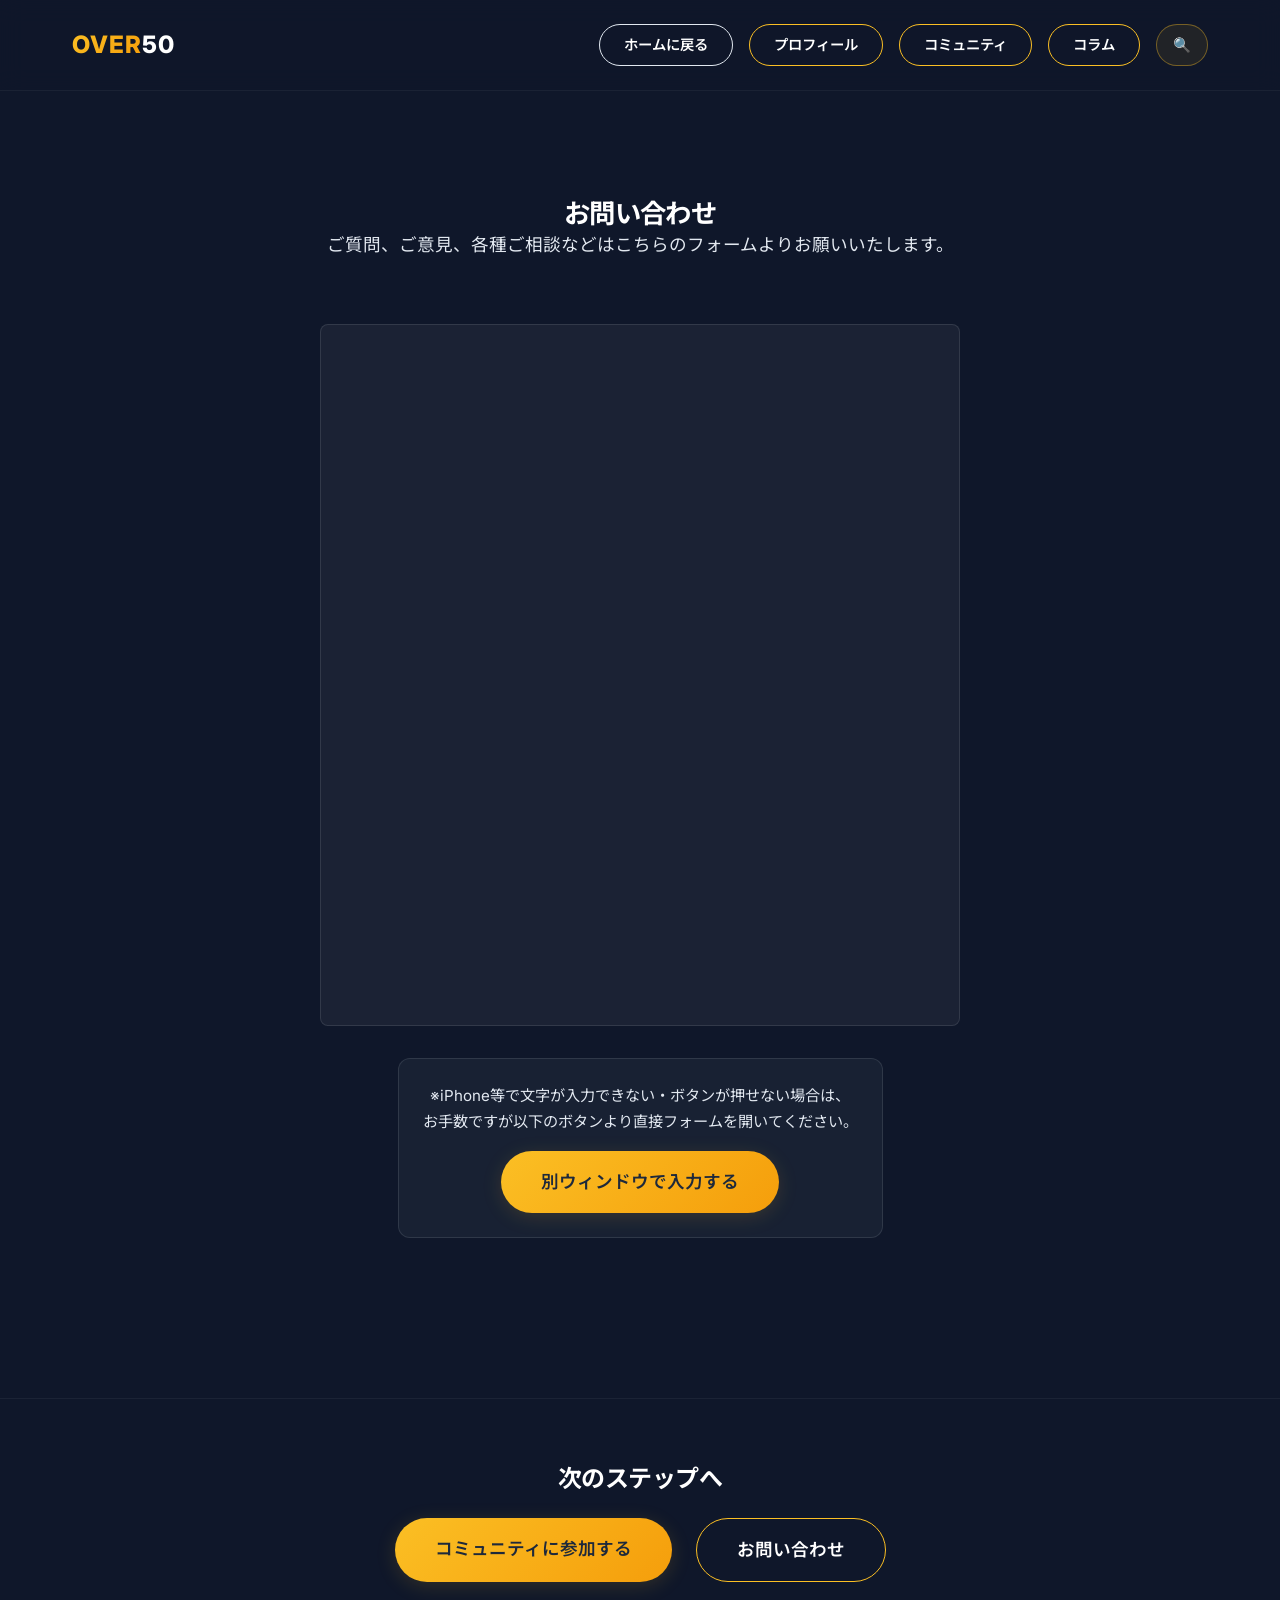
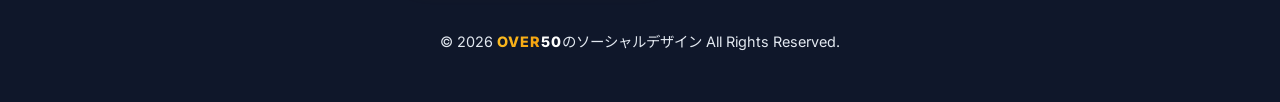
<file: contact.html>
<!DOCTYPE html>
<html lang="ja">
<head>
    <meta charset="UTF-8">
    <meta name="viewport" content="width=device-width, initial-scale=1.0">
    <title>お問い合わせ - OVER50のソーシャルデザイン</title>
    <meta name="description" content="OVER50のソーシャルデザインへのお問い合わせはこちらから。50代からのIT学習・コミュニティに関するご質問・ご相談お待ちしております。">
    <link rel="canonical" href="https://theblindstriker-ux.github.io/over50-website/contact.html">
    <meta property="og:title" content="お問い合わせ - OVER50のソーシャルデザイン">
    <meta property="og:description" content="50代からのIT学習・コミュニティに関するご質問・ご相談お待ちしております。">
    <meta property="og:type" content="website">
    <meta property="og:url" content="https://theblindstriker-ux.github.io/over50-website/contact.html">
    <meta property="og:site_name" content="OVER50のソーシャルデザイン">
    <meta property="og:locale" content="ja_JP">
    <meta name="twitter:card" content="summary">
    <meta name="twitter:title" content="お問い合わせ - OVER50">
    <meta name="twitter:description" content="50代からのIT学習・コミュニティに関するご質問・ご相談お待ちしております。">
    <link rel="preconnect" href="https://fonts.googleapis.com">
    <link rel="preconnect" href="https://fonts.gstatic.com" crossorigin>
    <link href="https://fonts.googleapis.com/css2?family=Inter:wght@400;600;700&family=Noto+Sans+JP:wght@400;500;700&display=swap" rel="stylesheet">
    <link rel="stylesheet" href="styles.css?v=2">

    <!-- Google tag (gtag.js) -->
    <script async src="https://www.googletagmanager.com/gtag/js?id=G-8BJ4K4RHMF"></script>
    <script>
      window.dataLayer = window.dataLayer || [];
      function gtag(){dataLayer.push(arguments);}
      gtag('js', new Date());

      gtag('config', 'G-8BJ4K4RHMF');
    </script>
    <script type="application/ld+json">
    {
      "@context": "https://schema.org",
      "@type": "ContactPage",
      "name": "お問い合わせ - OVER50のソーシャルデザイン",
      "url": "https://theblindstriker-ux.github.io/over50-website/contact.html",
      "inLanguage": "ja",
      "isPartOf": {
        "@type": "WebSite",
        "name": "OVER50のソーシャルデザイン",
        "url": "https://theblindstriker-ux.github.io/over50-website/"
      }
    }
    </script>
</head>
<body>
    <nav class="navbar" aria-label="メインナビゲーション">
        <div class="container nav-container">
            <a href="index.html" class="logo"><span class="gradient-text">OVER</span>50</a>
            <div class="nav-links" style="display: flex; gap: 1rem; align-items: center;">
                <a href="index.html" class="btn" style="padding: 0.5rem 1.5rem; font-size: 0.9rem; border: 1px solid var(--text-secondary); color: var(--text-primary); text-decoration: none;">ホームに戻る</a>
                <a href="profile.html" class="btn" style="padding: 0.5rem 1.5rem; font-size: 0.9rem; border: 1px solid var(--accent-color); color: var(--text-primary); text-decoration: none;">プロフィール</a>
                <a href="community.html" class="btn" style="padding: 0.5rem 1.5rem; font-size: 0.9rem; border: 1px solid var(--accent-color); color: var(--text-primary); text-decoration: none;">コミュニティ</a>
                <a href="column.html" class="btn" style="padding: 0.5rem 1.5rem; font-size: 0.9rem; border: 1px solid var(--accent-color); color: var(--text-primary); text-decoration: none;">コラム</a>
                <a href="search.html" class="btn nav-search-btn" style="padding: 0.5rem 1rem; font-size: 0.9rem; border: 1px solid rgba(251,191,36,0.4); color: var(--text-primary); text-decoration: none; background: rgba(251,191,36,0.08);" aria-label="サイト内検索">🔍</a>
            </div>
        </div>
    </nav>

    <main style="padding-top: 100px;">
        <section class="section">
            <div class="container">
                <div class="section-header">
                    <h1 class="fade-in-up">お問い合わせ</h1>
                    <p class="fade-in-up delay-1">ご質問、ご意見、各種ご相談などはこちらのフォームよりお願いいたします。</p>
                </div>
                <div class="fade-in-up delay-2" style="margin-bottom: 4rem; display: flex; flex-direction: column; align-items: center; padding: 0 1rem;">
                    <!-- iOS Safari特有のiframe干渉（backdrop-filter等のバグ）を防ぐため、単純なラッパーに変更 -->
                    <div style="width: 100%; max-width: 640px; background: rgba(255, 255, 255, 0.05); border-radius: 8px; overflow: hidden; border: 1px solid rgba(255, 255, 255, 0.1);">
                        <iframe src="https://docs.google.com/forms/d/e/1FAIpQLSeKJHP3zqPiAj_mtcmFvoGIXGPtbWshsT3KZKTietYPVLXe-Q/viewform?embedded=true" width="100%" height="700" frameborder="0" marginheight="0" marginwidth="0" style="display: block;">読み込んでいます…</iframe>
                    </div>
                    
                    <!-- iPhoneでCookie制限等により入力できない場合のための代替ボタン -->
                    <div style="margin-top: 2rem; text-align: center; background: var(--surface-color); padding: 1.5rem; border-radius: 12px; border: 1px solid rgba(255, 255, 255, 0.1);">
                        <p style="font-size: 0.95rem; color: var(--text-secondary); margin-bottom: 1rem;">※iPhone等で文字が入力できない・ボタンが押せない場合は、<br>お手数ですが以下のボタンより直接フォームを開いてください。</p>
                        <a href="https://docs.google.com/forms/d/e/1FAIpQLSeKJHP3zqPiAj_mtcmFvoGIXGPtbWshsT3KZKTietYPVLXe-Q/viewform" target="_blank" rel="noopener noreferrer" class="btn btn-primary">別ウィンドウで入力する</a>
                    </div>
                </div>
            </div>
        </section>
    </main>

    <footer class="footer">
        <div class="container">
            <div class="footer-cta fade-in-up">
                <h3>次のステップへ</h3>
                <div class="footer-links">
                    <a href="community.html" class="btn btn-primary">コミュニティに参加する</a>
                    <a href="contact.html" class="btn" style="border: 1px solid var(--accent-color); color: var(--text-primary); text-decoration: none;">お問い合わせ</a>
                </div>
            </div>
            <p>&copy; 2026 <span class="brand-text"><span class="gradient-text">OVER</span>50</span>のソーシャルデザイン All Rights Reserved.</p>
        </div>
    </footer>

    <script src="script.js"></script>
</body>
</html>
</file>
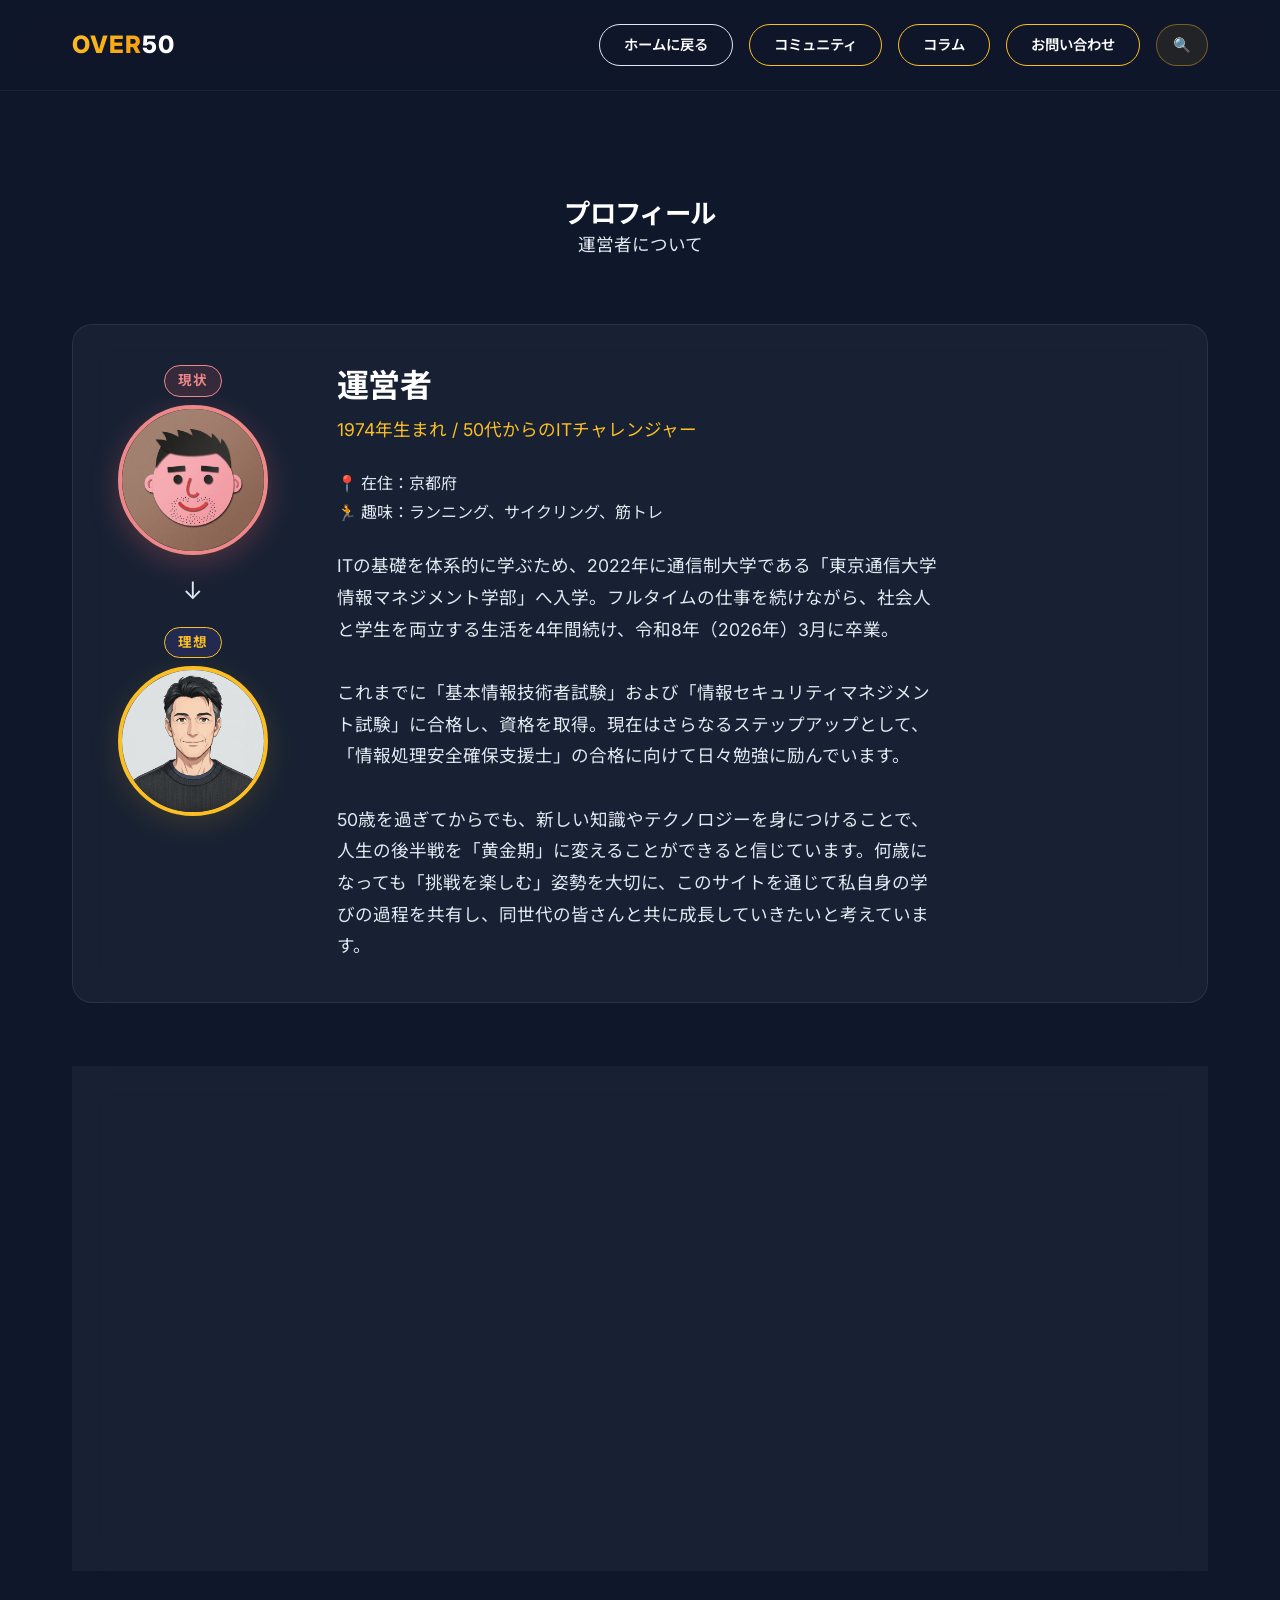
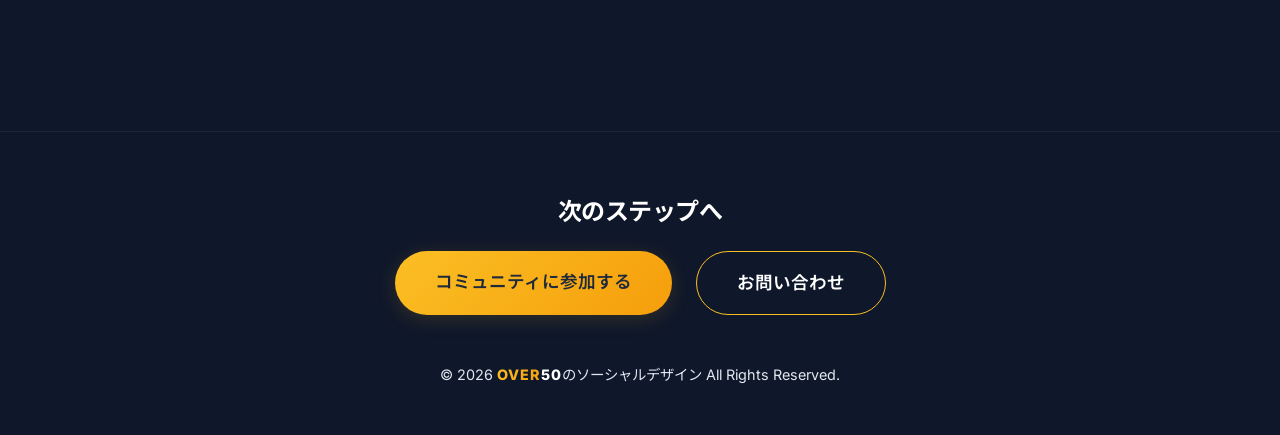
<file: profile.html>
<!DOCTYPE html>
<html lang="ja">
<head>
    <meta charset="UTF-8">
    <meta name="viewport" content="width=device-width, initial-scale=1.0">
    <title>プロフィール｜1974年生まれの50代ITチャレンジャー - OVER50</title>
    <meta name="description" content="東京通信大学卒業。基本情報技術者試験・情報セキュリティマネジメント試験合格。50代からのITチャレンジを楽しむ運営者のプロフィール。">
    <meta name="keywords" content="50代,IT資格,基本情報技術者,リスキリング,東京通信大学,情報セキュリティ">
    <link rel="canonical" href="https://theblindstriker-ux.github.io/over50-website/profile.html">
    <meta property="og:title" content="プロフィール｜50代ITチャレンジャー - OVER50">
    <meta property="og:description" content="東京通信大学卒業。基本情報技術者試験・情報セキュリティマネジメント試験合格。50代からのITチャレンジを楽しむ運営者のプロフィール。">
    <meta property="og:type" content="profile">
    <meta property="og:url" content="https://theblindstriker-ux.github.io/over50-website/profile.html">
    <meta property="og:site_name" content="OVER50のソーシャルデザイン">
    <meta property="og:locale" content="ja_JP">
    <meta name="twitter:card" content="summary">
    <meta name="twitter:title" content="プロフィール｜50代ITチャレンジャー">
    <meta name="twitter:description" content="東京通信大学卒業。基本情報技術者試験合格。50代からのITチャレンジを楽しむ運営者のプロフィール。">
    <link rel="preconnect" href="https://fonts.googleapis.com">
    <link rel="preconnect" href="https://fonts.gstatic.com" crossorigin>
    <link href="https://fonts.googleapis.com/css2?family=Inter:wght@400;600;700&family=Noto+Sans+JP:wght@400;500;700&display=swap" rel="stylesheet">
    <link rel="stylesheet" href="styles.css?v=2">

    <!-- Google tag (gtag.js) -->
    <script async src="https://www.googletagmanager.com/gtag/js?id=G-8BJ4K4RHMF"></script>
    <script>
        window.dataLayer = window.dataLayer || [];
        function gtag() { dataLayer.push(arguments); }
        gtag('js', new Date());

        gtag('config', 'G-8BJ4K4RHMF');
    </script>
    <script type="application/ld+json">
    {
      "@context": "https://schema.org",
      "@type": "Person",
      "name": "運営者",
      "birthDate": "1974",
      "description": "50代からのITチャレンジャー。東京通信大学卒業。基本情報技術者試験・情報セキュリティマネジメント試験合格。",
      "address": { "@type": "PostalAddress", "addressRegion": "京都府", "addressCountry": "JP" },
      "url": "https://theblindstriker-ux.github.io/over50-website/profile.html"
    }
    </script>
    <style>
        .profile-container {
            display: flex;
            flex-direction: column;
            align-items: center;
            text-align: center;
            gap: 2rem;
        }
        .profile-info {
            max-width: 600px;
        }
        .profile-name {
            font-size: 2rem;
            font-weight: 700;
            margin-bottom: 0.5rem;
        }
        .profile-title {
            color: var(--accent-color);
            font-size: 1.1rem;
            margin-bottom: 1.5rem;
        }
        .profile-bio {
            color: var(--text-secondary);
            font-size: 1.1rem;
            line-height: 1.8;
            text-align: left;
        }
        @media (min-width: 768px) {
            .profile-container {
                flex-direction: row;
                align-items: flex-start;
                text-align: left;
                gap: 4rem;
            }
        }
    </style>
</head>
<body>
    <nav class="navbar" aria-label="メインナビゲーション">
        <div class="container nav-container">
            <a href="index.html" class="logo"><span class="gradient-text">OVER</span>50</a>
            <div class="nav-links" style="display: flex; gap: 1rem; align-items: center;">
                <a href="index.html" class="btn" style="padding: 0.5rem 1.5rem; font-size: 0.9rem; border: 1px solid var(--text-secondary); color: var(--text-primary); text-decoration: none;">ホームに戻る</a>
                <a href="community.html" class="btn" style="padding: 0.5rem 1.5rem; font-size: 0.9rem; border: 1px solid var(--accent-color); color: var(--text-primary); text-decoration: none;">コミュニティ</a>
                <a href="column.html" class="btn" style="padding: 0.5rem 1.5rem; font-size: 0.9rem; border: 1px solid var(--accent-color); color: var(--text-primary); text-decoration: none;">コラム</a>
                <a href="contact.html" class="btn" style="padding: 0.5rem 1.5rem; font-size: 0.9rem; border: 1px solid var(--accent-color); color: var(--text-primary); text-decoration: none;">お問い合わせ</a>
                <a href="search.html" class="btn nav-search-btn" style="padding: 0.5rem 1rem; font-size: 0.9rem; border: 1px solid rgba(251,191,36,0.4); color: var(--text-primary); text-decoration: none; background: rgba(251,191,36,0.08);" aria-label="サイト内検索">🔍</a>
            </div>
        </div>
    </nav>

    <main style="padding-top: 100px;">
        <section class="section">
            <div class="container">
                <div class="section-header">
                    <h1 class="fade-in-up">プロフィール</h1>
                    <p class="fade-in-up delay-1">運営者について</p>
                </div>
                
                <div class="glass-card fade-in-up delay-2" style="margin-bottom: 4rem;">
                    <div class="profile-container">
                        <!-- アイコン -->
                        <div style="display: flex; flex-direction: column; align-items: center; gap: 1.5rem; min-width: 160px;">
                            <!-- 現状 -->
                            <div style="display: flex; flex-direction: column; align-items: center; gap: 0.5rem;">
                                <span style="font-size: 0.85rem; font-weight: 700; color: #e88; letter-spacing: 0.1em; background: rgba(220, 100, 100, 0.15); padding: 0.2rem 0.8rem; border-radius: 999px; border: 1px solid #e88;">現状</span>
                                <img src="avatar_real.png" alt="現状のプロフィール画像" style="width: 150px; height: 150px; border-radius: 50%; object-fit: cover; border: 4px solid #e88; box-shadow: 0 8px 30px rgba(220,100,100,0.3);">
                            </div>
                            <!-- 区切り矢印 -->
                            <div style="font-size: 1.5rem; color: var(--text-secondary); line-height: 1;">↓</div>
                            <!-- 理想 -->
                            <div style="display: flex; flex-direction: column; align-items: center; gap: 0.5rem;">
                                <span style="font-size: 0.85rem; font-weight: 700; color: var(--accent-color); letter-spacing: 0.1em; background: rgba(var(--accent-rgb, 99, 102, 241), 0.15); padding: 0.2rem 0.8rem; border-radius: 999px; border: 1px solid var(--accent-color);">理想</span>
                                <img src="profile_avatar.png" alt="理想のプロフィール画像" style="width: 150px; height: 150px; border-radius: 50%; object-fit: cover; border: 4px solid var(--accent-color); box-shadow: 0 8px 30px var(--accent-glow);">
                            </div>
                        </div>
                        
                        <div class="profile-info">
                            <h2 class="profile-name">運営者</h2>
                            <p class="profile-title">1974年生まれ / 50代からのITチャレンジャー</p>
                            <p style="color: var(--text-secondary); font-size: 1rem; margin-bottom: 1.5rem; line-height: 1.8;">
                                📍 在住：京都府<br>
                                🏃 趣味：ランニング、サイクリング、筋トレ
                            </p>
                            <div class="profile-bio">
                                <p>ITの基礎を体系的に学ぶため、2022年に通信制大学である「東京通信大学 情報マネジメント学部」へ入学。フルタイムの仕事を続けながら、社会人と学生を両立する生活を4年間続け、令和8年（2026年）3月に卒業。</p>
                                <br>
                                <p>これまでに「基本情報技術者試験」および「情報セキュリティマネジメント試験」に合格し、資格を取得。現在はさらなるステップアップとして、「情報処理安全確保支援士」の合格に向けて日々勉強に励んでいます。</p>
                                <br>
                                <p>50歳を過ぎてからでも、新しい知識やテクノロジーを身につけることで、人生の後半戦を「黄金期」に変えることができると信じています。何歳になっても「挑戦を楽しむ」姿勢を大切に、このサイトを通じて私自身の学びの過程を共有し、同世代の皆さんと共に成長していきたいと考えています。</p>
                            </div>
                        </div>
                    </div>
                </div>

                <!-- LINE OpenChat QR Section -->
                <div class="glass-card fade-in-up delay-3" style="margin-bottom: 4rem; border: 1px solid #06c755; text-align: center;">
                    <h2 style="margin-bottom: 0.5rem;">💚 LINEオープンチャット</h2>
                    <p style="color: var(--text-secondary); margin-bottom: 0.3rem; font-size: 1rem;">「OVER50 デジタル相談室」</p>
                    <p style="color: var(--text-secondary); font-size: 0.9rem; margin-bottom: 2rem;">QRコードを読み取るか、ボタンから参加できます（参加承認制・無料）</p>
                    <div style="display: flex; flex-direction: column; align-items: center; gap: 2rem;">
                        <img src="line_qr.png" alt="LINEオープンチャット QRコード"
                            style="width: 200px; height: 200px; border-radius: 16px; border: 4px solid #06c755; box-shadow: 0 8px 30px rgba(6,199,85,0.3);">
                        <a href="https://line.me/ti/g2/_RGkayVRfUb0fBNyy9ncYF7TRyZPaxct_egLDw?utm_source=invitation&utm_medium=link_copy&utm_campaign=default"
                            target="_blank" rel="noopener noreferrer"
                            class="btn btn-primary"
                            style="background: #06c755; border-color: #06c755; display: inline-flex; align-items: center; gap: 0.5rem; font-size: 1rem;">
                            💚 LINEオープンチャットに参加する（無料）
                        </a>
                    </div>
                </div>

            </div>
        </section>
    </main>

    <footer class="footer">
        <div class="container">
            <div class="footer-cta fade-in-up">
                <h3>次のステップへ</h3>
                <div class="footer-links">
                    <a href="community.html" class="btn btn-primary">コミュニティに参加する</a>
                    <a href="contact.html" class="btn" style="border: 1px solid var(--accent-color); color: var(--text-primary); text-decoration: none;">お問い合わせ</a>
                </div>
            </div>
            <p>&copy; 2026 <span class="brand-text"><span class="gradient-text">OVER</span>50</span>のソーシャルデザイン All Rights Reserved.</p>
        </div>
    </footer>

    <script src="script.js"></script>
</body>
</html>
</file>
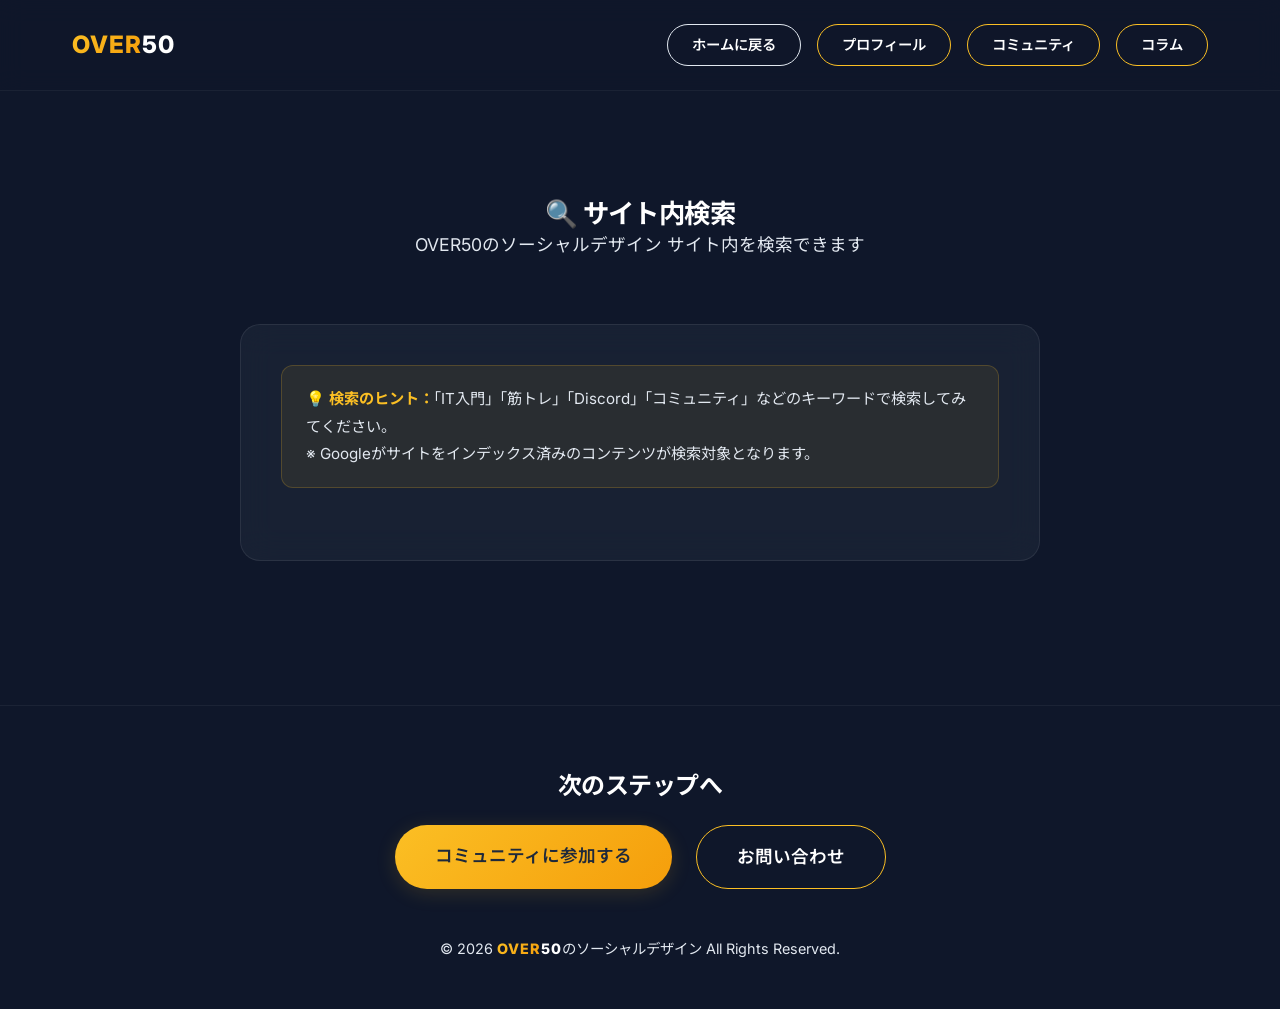
<file: search.html>
<!DOCTYPE html>
<html lang="ja">

<head>
    <meta charset="UTF-8">
    <meta name="viewport" content="width=device-width, initial-scale=1.0">
    <title>サイト内検索 | OVER50のソーシャルデザイン</title>
    <meta name="description" content="OVER50のソーシャルデザイン サイト内検索。50代からのITスキル・生涯学習・健康に関するコンテンツを検索できます。">
    <meta name="robots" content="noindex, follow">

    <!-- OGP -->
    <meta property="og:title" content="サイト内検索 | OVER50のソーシャルデザイン">
    <meta property="og:description" content="OVER50のソーシャルデザイン サイト内検索">
    <meta property="og:type" content="website">
    <meta property="og:url" content="https://theblindstriker-ux.github.io/over50-website/search.html">
    <meta property="og:site_name" content="OVER50のソーシャルデザイン">
    <meta property="og:locale" content="ja_JP">

    <link rel="preconnect" href="https://fonts.googleapis.com">
    <link rel="preconnect" href="https://fonts.gstatic.com" crossorigin>
    <link href="https://fonts.googleapis.com/css2?family=Inter:wght@400;600;700&family=Noto+Sans+JP:wght@400;500;700&display=swap" rel="stylesheet">
    <link rel="stylesheet" href="styles.css?v=2">

    <!-- Google tag (gtag.js) -->
    <script async src="https://www.googletagmanager.com/gtag/js?id=G-8BJ4K4RHMF"></script>
    <script>
        window.dataLayer = window.dataLayer || [];
        function gtag() { dataLayer.push(arguments); }
        gtag('js', new Date());
        gtag('config', 'G-8BJ4K4RHMF');
    </script>

    <!-- Google CSE -->
    <script async src="https://cse.google.com/cse.js?cx=96333530efc8a4c9a"></script>

    <style>
        /* Google CSE カスタムスタイル */
        .gcse-search-wrapper {
            max-width: 800px;
            margin: 0 auto;
        }

        /* CSEの見た目をサイトに合わせて上書き */
        .gsc-control-cse {
            background-color: transparent !important;
            border: none !important;
            padding: 0 !important;
            font-family: 'Inter', 'Noto Sans JP', sans-serif !important;
        }

        .gsc-input-box {
            background: rgba(30, 41, 59, 0.8) !important;
            border: 1px solid rgba(251, 191, 36, 0.3) !important;
            border-radius: 12px !important;
        }

        .gsc-input {
            background: transparent !important;
            color: #ffffff !important;
        }

        .gsc-search-button-v2 {
            background: linear-gradient(135deg, #fbbf24 0%, #f59e0b 100%) !important;
            border: none !important;
            border-radius: 8px !important;
            padding: 8px 16px !important;
        }

        .gsc-result {
            background: rgba(30, 41, 59, 0.6) !important;
            border: 1px solid rgba(255, 255, 255, 0.08) !important;
            border-radius: 12px !important;
            margin-bottom: 1rem !important;
        }

        .gs-title {
            color: #fbbf24 !important;
        }

        .gs-snippet {
            color: #e2e8f0 !important;
        }

        .gsc-cursor-box {
            text-align: center;
        }

        .cse .gsc-control-cse,
        .gsc-control-cse {
            padding: 0 !important;
        }

        .search-notice {
            background: rgba(251, 191, 36, 0.08);
            border: 1px solid rgba(251, 191, 36, 0.2);
            border-radius: 12px;
            padding: 1.2rem 1.5rem;
            margin-bottom: 2rem;
            font-size: 0.95rem;
            color: var(--text-secondary);
            line-height: 1.8;
        }

        .search-notice strong {
            color: var(--accent-color);
        }
    </style>
</head>

<body>
    <nav class="navbar" aria-label="メインナビゲーション">
        <div class="container nav-container">
            <a href="index.html" class="logo"><span class="gradient-text">OVER</span>50</a>
            <div class="nav-links" style="display: flex; gap: 1rem; align-items: center;">
                <a href="index.html" class="btn"
                    style="padding: 0.5rem 1.5rem; font-size: 0.9rem; border: 1px solid var(--text-secondary); color: var(--text-primary); text-decoration: none;">ホームに戻る</a>
                <a href="profile.html" class="btn"
                    style="padding: 0.5rem 1.5rem; font-size: 0.9rem; border: 1px solid var(--accent-color); color: var(--text-primary); text-decoration: none;">プロフィール</a>
                <a href="community.html" class="btn"
                    style="padding: 0.5rem 1.5rem; font-size: 0.9rem; border: 1px solid var(--accent-color); color: var(--text-primary); text-decoration: none;">コミュニティ</a>
                <a href="column.html" class="btn" style="padding: 0.5rem 1.5rem; font-size: 0.9rem; border: 1px solid var(--accent-color); color: var(--text-primary); text-decoration: none;">コラム</a>
            </div>
        </div>
    </nav>

    <main style="padding-top: 100px;">
        <section class="section">
            <div class="container">
                <div class="section-header">
                    <h1 class="fade-in-up">🔍 サイト内検索</h1>
                    <p class="fade-in-up delay-1">OVER50のソーシャルデザイン サイト内を検索できます</p>
                </div>

                <div class="glass-card fade-in-up delay-2" style="max-width: 800px; margin: 0 auto 3rem;">
                    <div class="search-notice">
                        💡 <strong>検索のヒント：</strong>「IT入門」「筋トレ」「Discord」「コミュニティ」などのキーワードで検索してみてください。<br>
                        ※ Googleがサイトをインデックス済みのコンテンツが検索対象となります。
                    </div>

                    <!-- Google CSE 検索ボックス + 結果 -->
                    <div class="gcse-search-wrapper">
                        <div class="gcse-search" id="gsc-search-box" data-resultsUrl="search.html"></div>
                    </div>
                </div>
            </div>
        </section>
    </main>

    <footer class="footer">
        <div class="container">
            <div class="footer-cta fade-in-up">
                <h3>次のステップへ</h3>
                <div class="footer-links">
                    <a href="community.html" class="btn btn-primary">コミュニティに参加する</a>
                    <a href="contact.html" class="btn"
                        style="border: 1px solid var(--accent-color); color: var(--text-primary); text-decoration: none;">お問い合わせ</a>
                </div>
            </div>
            <p>&copy; 2026 <span class="brand-text"><span class="gradient-text">OVER</span>50</span>のソーシャルデザイン All Rights Reserved.</p>
        </div>
    </footer>

    <script src="script.js"></script>
</body>

</html>
</file>
<file: styles.css>
/* Base and Reset */
:root {
  --bg-color: #0f172a; /* Slate 900 */
  --surface-color: rgba(30, 41, 59, 0.6); /* Slate 800 with opacity */
  --text-primary: #ffffff; /* Pure White */
  --text-secondary: #e2e8f0; /* Slate 200 */
  --accent-color: #fbbf24; /* Amber 400 */
  --accent-glow: rgba(251, 191, 36, 0.15);
  --gradient-text: linear-gradient(135deg, #fbbf24 0%, #f59e0b 100%);
}

* {
  margin: 0;
  padding: 0;
  box-sizing: border-box;
}

body {
  font-family: 'Inter', 'Noto Sans JP', sans-serif;
  background-color: var(--bg-color);
  color: var(--text-primary);
  line-height: 1.7;
  font-size: 1.1rem;
  overflow-x: hidden;
  -webkit-font-smoothing: antialiased;
}

/* Typography */
h1, h2, h3 {
  font-weight: 700;
  letter-spacing: -0.02em;
  line-height: 1.3;
}

.gradient-text {
  background: var(--gradient-text);
  -webkit-background-clip: text;
  -webkit-text-fill-color: transparent;
}

.brand-text {
  font-weight: 800;
  letter-spacing: 1px;
  color: var(--text-primary);
}

/* Layout & Utility */
.container {
  max-width: 1200px;
  margin: 0 auto;
  padding: 0 2rem;
}

.section {
  padding: 6rem 0;
}

.section-header {
  text-align: center;
  margin-bottom: 4rem;
}

.section-header h2 {
  font-size: clamp(2rem, 4vw, 2.5rem);
  margin-bottom: 1rem;
}

.section-header p {
  color: var(--text-secondary);
  font-size: 1.1rem;
}

/* Glassmorphism */
.glass-card {
  background: var(--surface-color);
  backdrop-filter: blur(16px);
  -webkit-backdrop-filter: blur(16px);
  border: 1px solid rgba(255, 255, 255, 0.08);
  border-radius: 20px;
  padding: 2.5rem;
  transition: transform 0.4s cubic-bezier(0.175, 0.885, 0.32, 1.275), box-shadow 0.4s ease;
}

/* Hero Section */
.hero {
  min-height: 100vh;
  display: flex;
  align-items: center;
  justify-content: center;
  position: relative;
  text-align: center;
  padding-top: 80px;
}

.hero::before {
  content: '';
  position: absolute;
  top: 50%;
  left: 50%;
  transform: translate(-50%, -50%);
  width: 70vw;
  height: 70vw;
  background: radial-gradient(circle, var(--accent-glow) 0%, transparent 60%);
  z-index: -1;
  pointer-events: none;
}

.hero h1 {
  font-size: clamp(2.5rem, 6vw, 4.5rem);
  margin-bottom: 1.5rem;
}

.hero p {
  font-size: clamp(1.1rem, 2vw, 1.25rem);
  color: var(--text-secondary);
  margin-bottom: 3rem;
  max-width: 700px;
  margin-inline: auto;
}

/* Buttons */
.btn {
  display: inline-block;
  padding: 1rem 2.5rem;
  border-radius: 50px;
  font-weight: 600;
  text-decoration: none;
  transition: all 0.3s ease;
  cursor: pointer;
  border: none;
  font-size: 1.1rem;
}

.btn-primary {
  background: var(--gradient-text);
  color: #1e293b;
  box-shadow: 0 4px 20px var(--accent-glow);
}

.btn-primary:hover {
  transform: translateY(-2px) scale(1.02);
  box-shadow: 0 8px 30px rgba(251, 191, 36, 0.3);
}

/* Mission Section */
.mission-card {
  text-align: center;
  max-width: 800px;
  margin: 0 auto;
}

.mission-card h2 {
  font-size: 2rem;
  margin-bottom: 1.5rem;
}

.mission-card p {
  color: var(--text-secondary);
  font-size: 1.15rem;
}

/* Three Pillars Section */
.pillars-grid {
  display: grid;
  grid-template-columns: repeat(auto-fit, minmax(320px, 1fr));
  gap: 2.5rem;
}

.pillar-card:hover {
  transform: translateY(-10px);
  box-shadow: 0 15px 40px var(--accent-glow);
  border-color: rgba(251, 191, 36, 0.2);
}

.pillar-icon {
  font-size: 3rem;
  margin-bottom: 1.5rem;
  display: inline-block;
  background: var(--surface-color);
  padding: 1rem;
  border-radius: 16px;
  border: 1px solid rgba(255, 255, 255, 0.05);
}

.pillar-title {
  font-size: 1.5rem;
  margin-bottom: 1rem;
}

.pillar-desc {
  color: var(--text-secondary);
  margin-bottom: 2rem;
  font-size: 0.95rem;
}

.article-list {
  list-style: none;
  border-top: 1px solid rgba(255, 255, 255, 0.1);
  padding-top: 1.5rem;
  display: flex;
  flex-direction: column;
  gap: 1rem;
}

.article-list li {
  font-size: 1rem;
}

.article-list li a {
  display: block;
  padding: 1.2rem;
  background: rgba(255, 255, 255, 0.05);
  border: 1px solid rgba(255, 255, 255, 0.1);
  border-radius: 12px;
  color: var(--text-primary);
  text-decoration: none;
  transition: all 0.3s ease;
  position: relative;
  padding-right: 2.5rem; /* Space for the arrow */
}

.article-list li a::after {
  content: '→';
  position: absolute;
  right: 1.2rem;
  top: 50%;
  transform: translateY(-50%);
  color: var(--accent-color);
  font-weight: bold;
  transition: transform 0.3s ease;
}

.article-list li a:hover {
  background: rgba(255, 255, 255, 0.08);
  border-color: rgba(251, 191, 36, 0.3);
  transform: translateY(-3px);
  box-shadow: 0 8px 20px rgba(0, 0, 0, 0.2);
  color: var(--accent-color);
}

.article-list li a:hover::after {
  transform: translate(5px, -50%);
}

/* Navigation */
.navbar {
  position: fixed;
  top: 0;
  width: 100%;
  padding: 1.5rem 0;
  background: rgba(15, 23, 42, 0.8);
  backdrop-filter: blur(12px);
  -webkit-backdrop-filter: blur(12px);
  z-index: 100;
  border-bottom: 1px solid rgba(255, 255, 255, 0.05);
  transition: padding 0.3s ease;
}

.nav-container {
  display: flex;
  justify-content: space-between;
  align-items: center;
}

.logo {
  font-size: 1.5rem;
  font-weight: 800;
  text-decoration: none;
  color: var(--text-primary);
  letter-spacing: 1px;
}

/* Animations */
.fade-in-up {
  opacity: 0;
  transform: translateY(30px);
  animation: fadeInUp 1s cubic-bezier(0.16, 1, 0.3, 1) forwards;
}

.delay-1 { animation-delay: 0.2s; }
.delay-2 { animation-delay: 0.4s; }

@keyframes fadeInUp {
  to {
    opacity: 1;
    transform: translateY(0);
  }
}

/* Footer */
.footer {
  text-align: center;
  padding: 4rem 0 3rem;
  border-top: 1px solid rgba(255, 255, 255, 0.05);
  color: var(--text-secondary);
  font-size: 0.9rem;
}

.footer-cta {
  margin-bottom: 3rem;
}

.footer-cta h3 {
  font-size: 1.5rem;
  margin-bottom: 1.5rem;
  color: var(--text-primary);
}

.footer-links {
  display: flex;
  justify-content: center;
  gap: 1.5rem;
}

/* Responsive adjustments */
@media (max-width: 768px) {
  .navbar {
    padding: 0.6rem 0; /* 縦幅を大幅に縮小 */
  }
  .nav-container {
    flex-direction: column;
    gap: 0.4rem; /* 隙間を詰める */
  }
  .logo {
    font-size: 1.2rem; /* ロゴも少し小さく */
  }
  .nav-links {
    width: 100%;
    justify-content: center;
    gap: 0.4rem !important;
    flex-wrap: wrap;
  }
  .nav-links a.btn {
    padding: 0.4rem 0.6rem !important; /* ボタンの余白を小さく */
    font-size: 0.75rem !important; /* 文字を小さくして横に並べる */
    white-space: nowrap;
  }
  .hero {
    padding-top: 100px; /* タイトルが見えるように余白を確保 */
  }
  main {
    padding-top: 80px !important; /* 100pxから縮小してフォームを見やすく */
  }
  .section {
    padding: 2.5rem 0; /* 4remから縮小して画面を広く使う */
  }
  .section-header {
    margin-bottom: 2rem; /* 余白を縮小 */
  }
  .section-header h1, .section-header h2 {
    font-size: 1.5rem !important; /* 見出しサイズを小さく */
  }
  .section-header p {
    font-size: 0.95rem !important; /* 説明文のサイズも調整 */
  }
  .glass-card {
    padding: 1.5rem;
  }
  .footer {
    padding: 2rem 0 1.5rem !important; /* 縦幅を小さく */
  }
  .footer-cta {
    margin-bottom: 1.5rem !important;
  }
  .footer-cta h3 {
    font-size: 1.2rem !important;
    margin-bottom: 1rem !important;
  }
  .footer-links {
    flex-direction: row !important; /* 横並びに変更 */
    flex-wrap: wrap;
    justify-content: center;
    gap: 0.5rem;
    padding: 0;
  }
  .footer-links .btn {
    padding: 0.5rem 0.8rem !important; /* ボタンも少し小さくして収める */
    font-size: 0.8rem !important;
    white-space: nowrap;
  }
}
</file>
